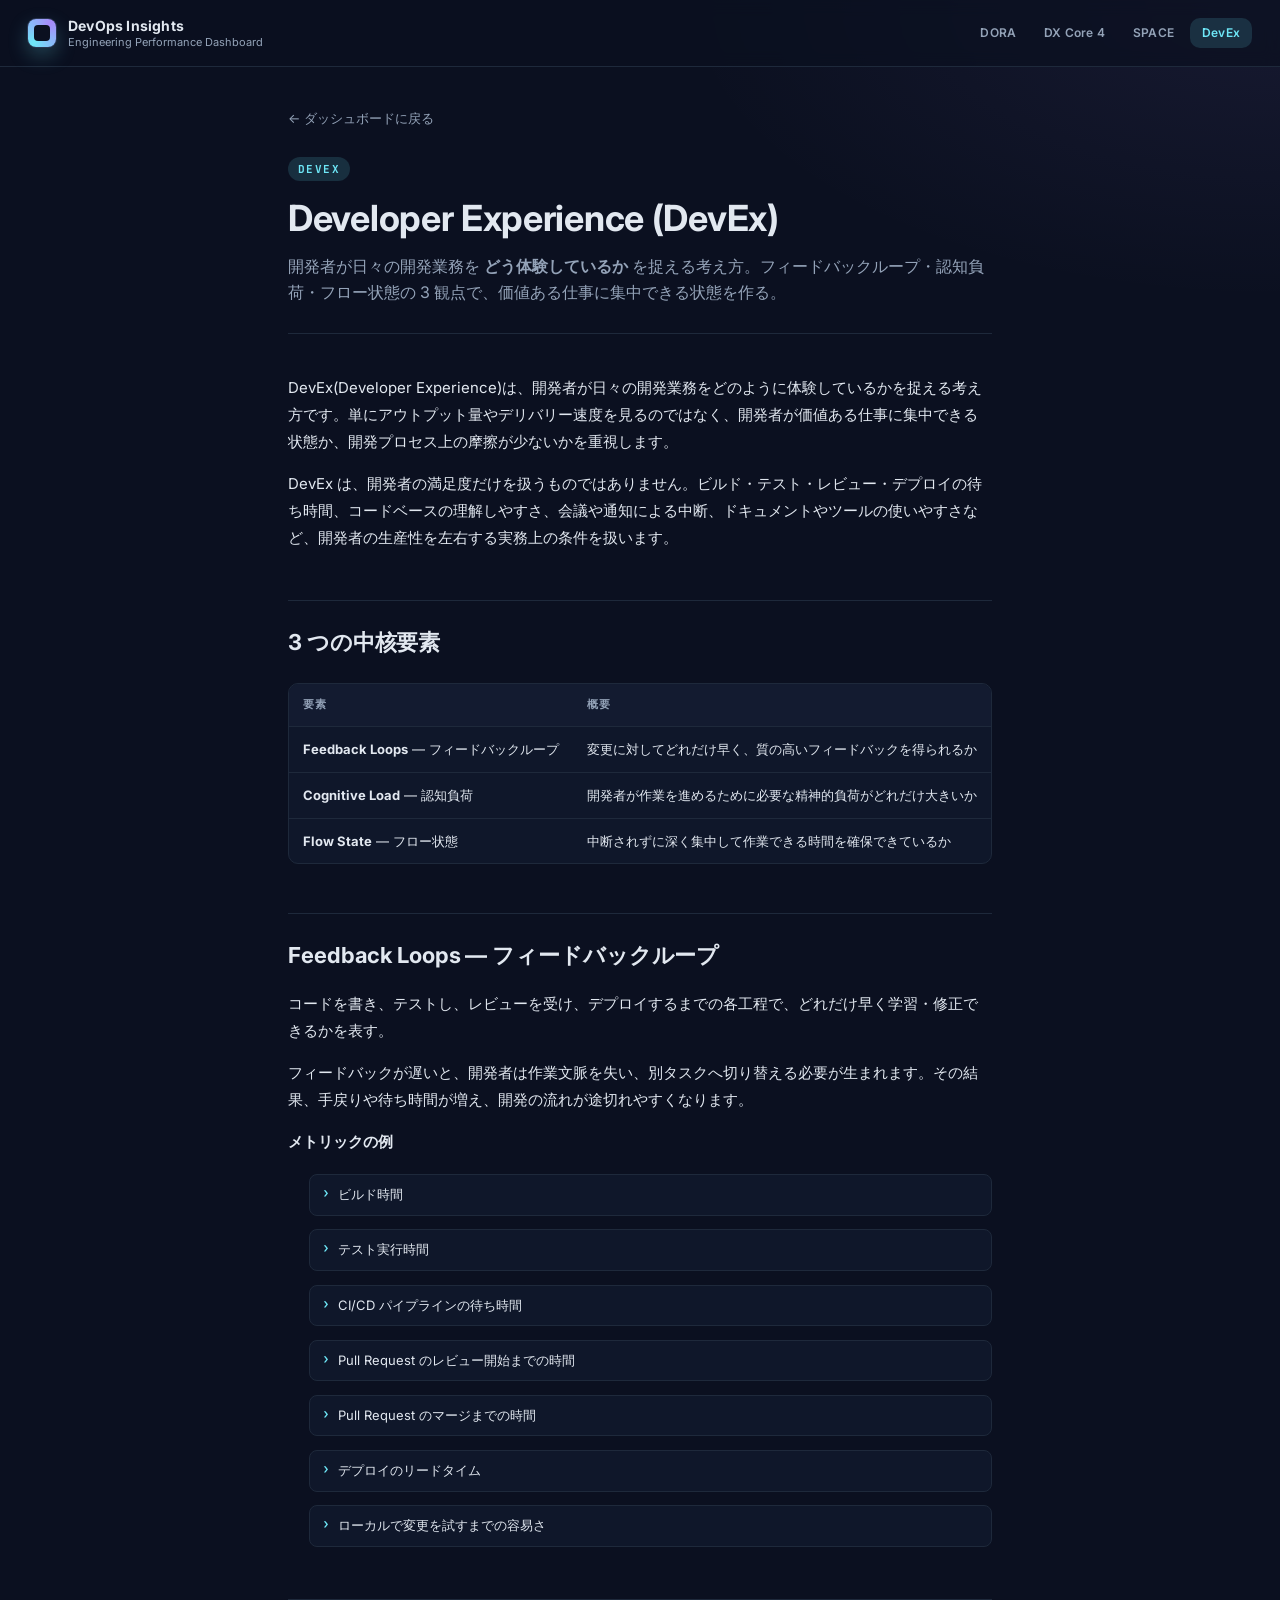
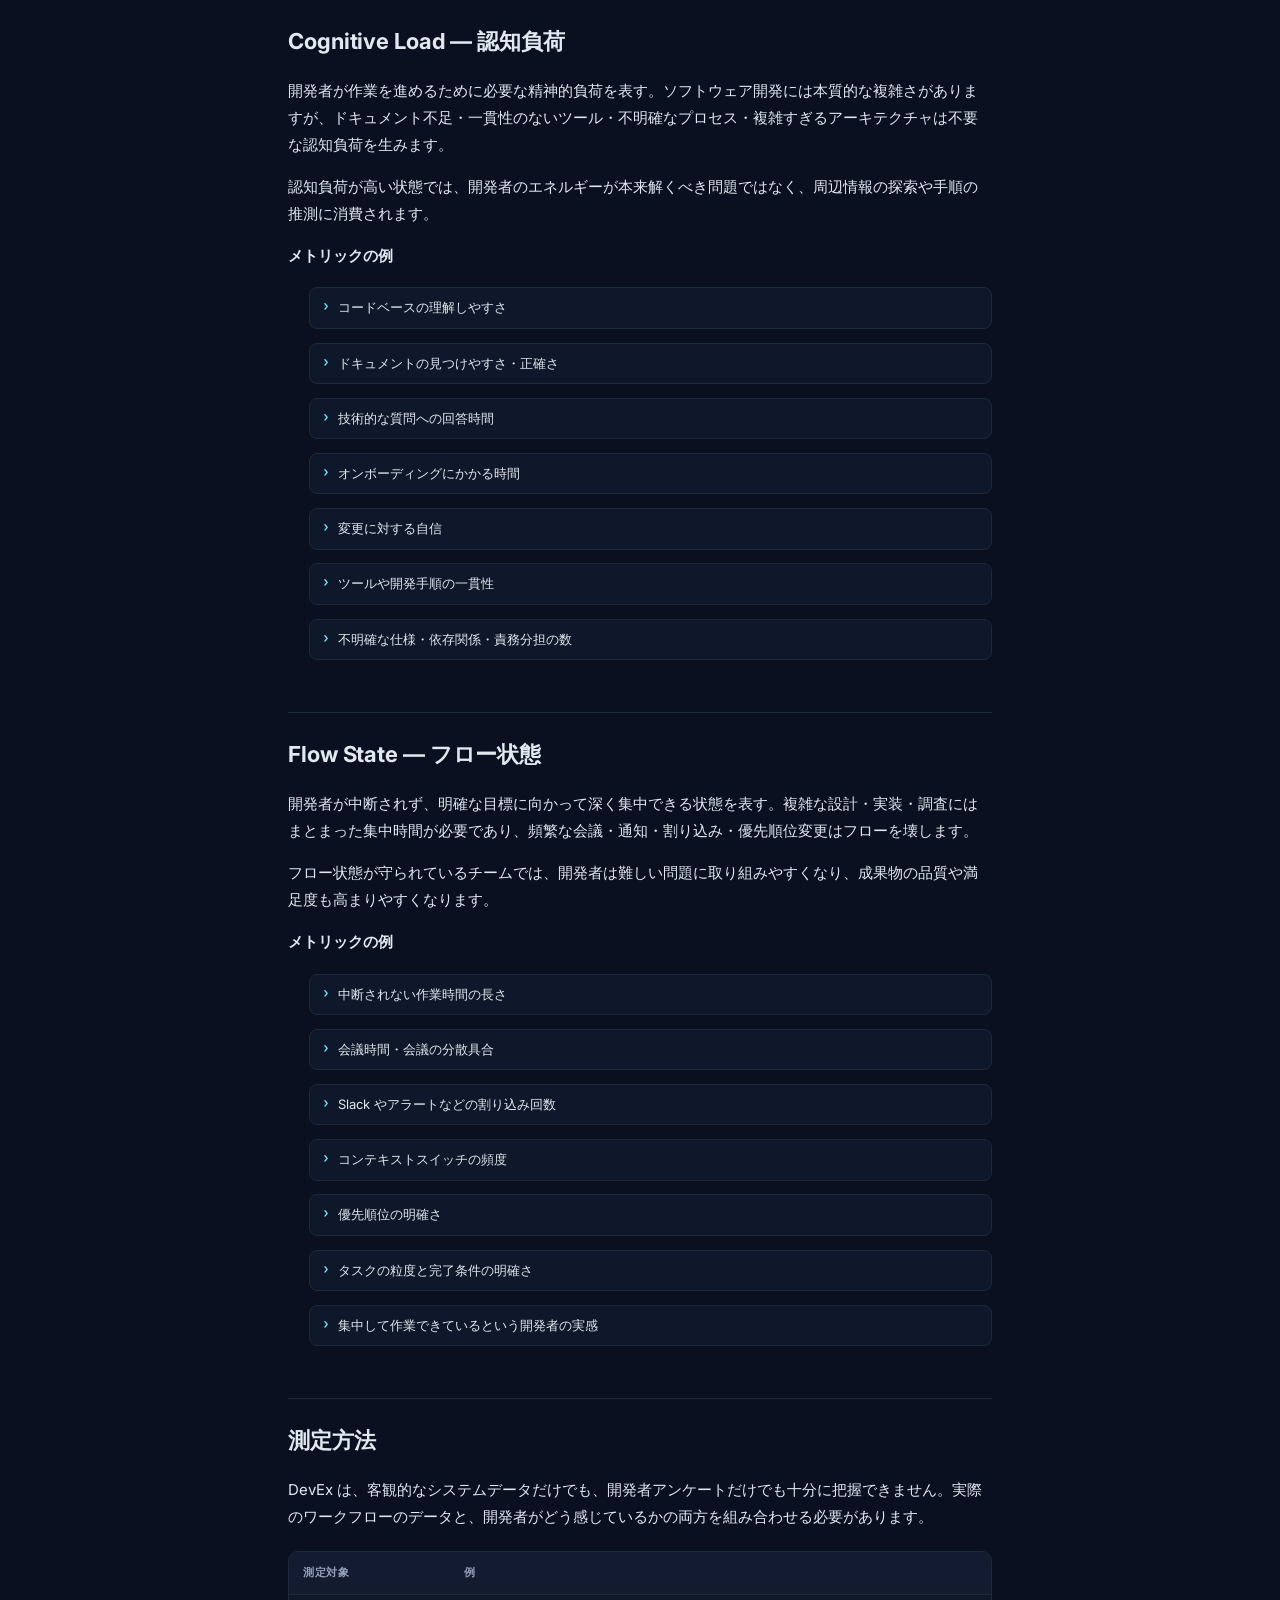
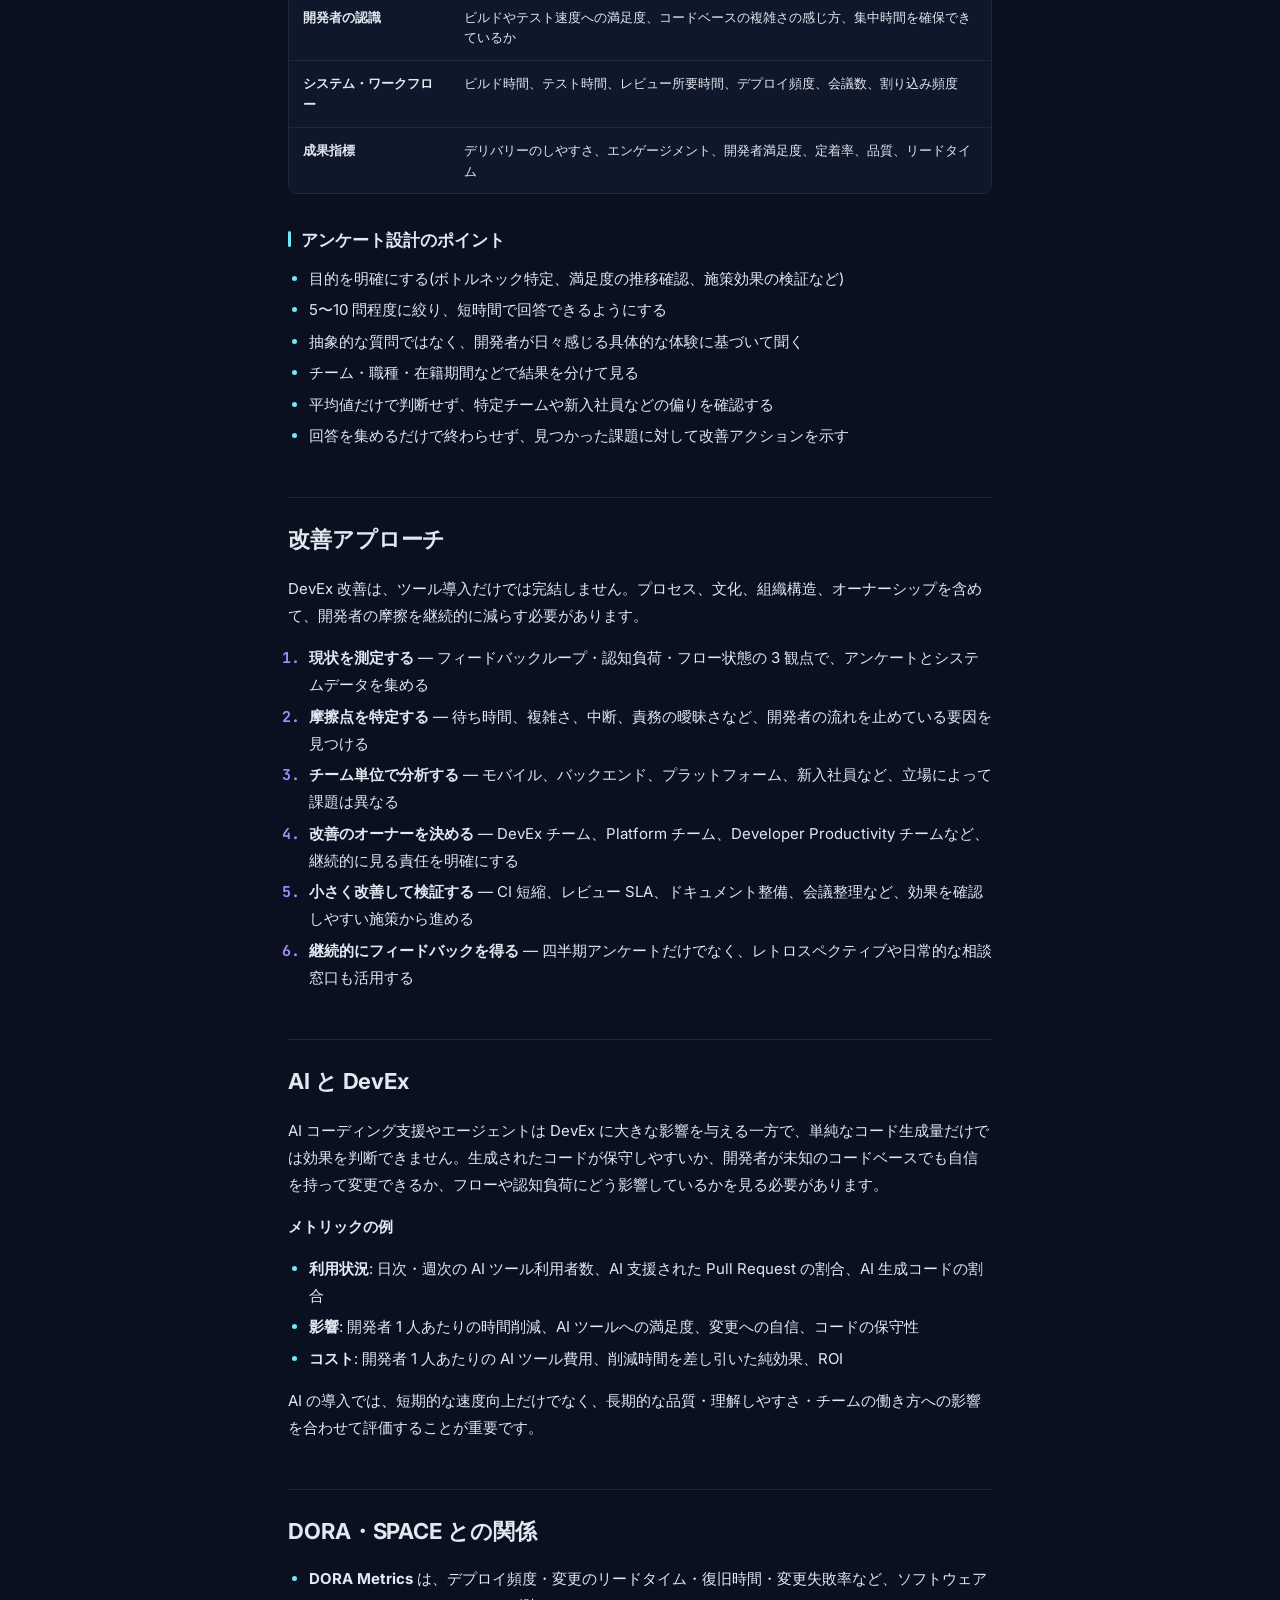
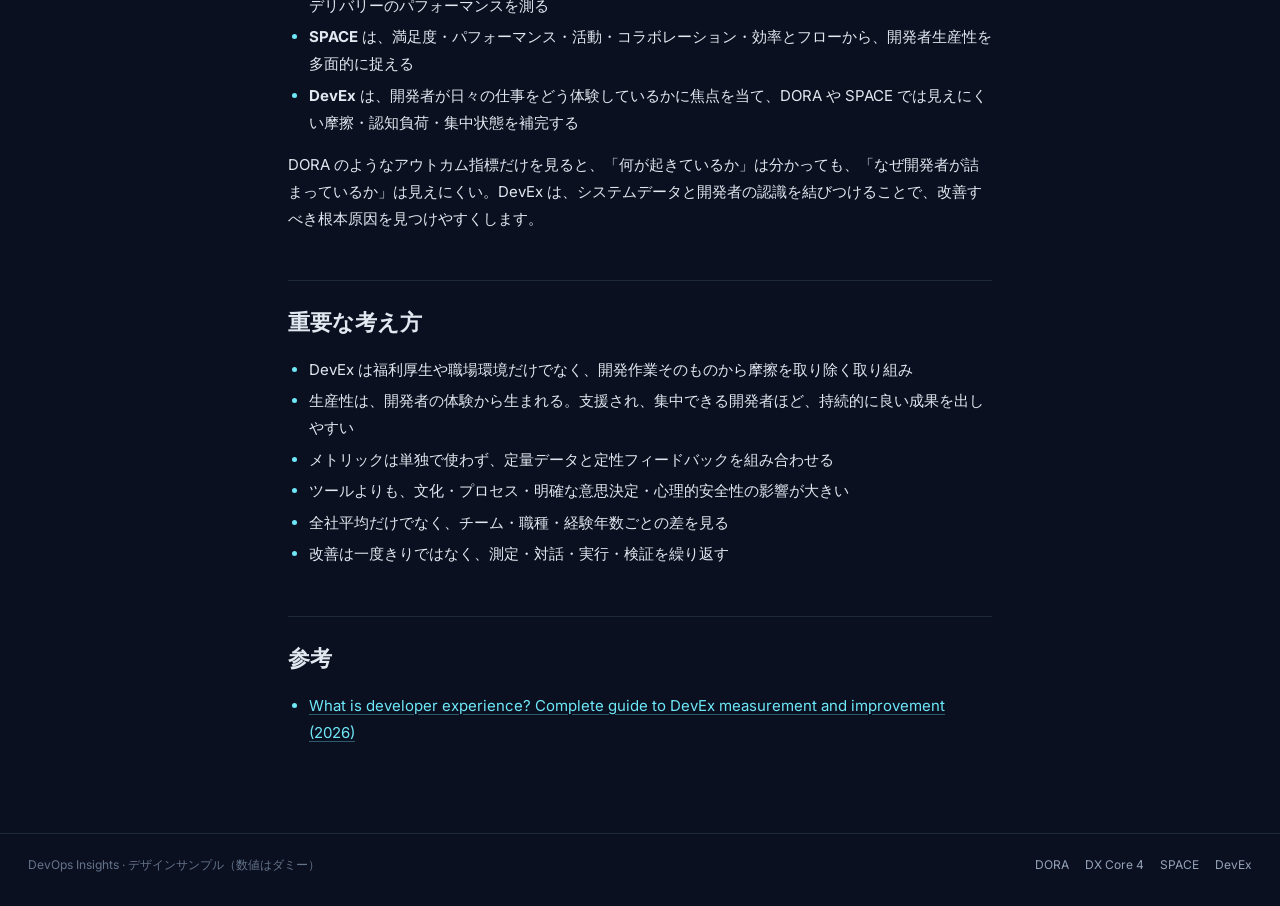
<file: docs/articles/dev-ex.html>
<!doctype html>
<html lang="ja">
  <head>
    <meta charset="utf-8" />
    <meta name="viewport" content="width=device-width, initial-scale=1" />
    <title>Developer Experience (DevEx) — DevOps Insights</title>
    <meta
      name="description"
      content="DevEx の 3 中核要素（Feedback Loops / Cognitive Load / Flow State）と測定・改善アプローチ、AI 時代の DevEx、DORA・SPACE との関係。"
    />
    <link rel="icon" type="image/svg+xml" href="../assets/favicon.svg" />
    <link rel="preconnect" href="https://fonts.googleapis.com" />
    <link rel="preconnect" href="https://fonts.gstatic.com" crossorigin />
    <link
      href="https://fonts.googleapis.com/css2?family=Inter:wght@400;500;600;700&family=JetBrains+Mono:wght@500;700&display=swap"
      rel="stylesheet"
    />
    <link rel="stylesheet" href="../assets/css/dashboard.css" />
    <link rel="stylesheet" href="../assets/css/article.css" />
  </head>
  <body>
    <header class="topbar topbar-article">
      <a class="brand" href="../index.html">
        <span class="brand-mark" aria-hidden="true"></span>
        <div class="brand-text">
          <span class="brand-name">DevOps Insights</span>
          <span class="brand-sub">Engineering Performance Dashboard</span>
        </div>
      </a>
      <nav class="article-nav" aria-label="記事">
        <a href="./dora-metrics.html">DORA</a>
        <a href="./dx-core-4.html">DX Core 4</a>
        <a href="./space.html">SPACE</a>
        <a class="active" href="./dev-ex.html">DevEx</a>
      </nav>
    </header>

    <main class="article">
      <a class="article-back" href="../index.html">← ダッシュボードに戻る</a>

      <header class="article-head">
        <span class="article-eyebrow">DevEx</span>
        <h1>Developer Experience (DevEx)</h1>
        <p class="article-lede">
          開発者が日々の開発業務を <strong>どう体験しているか</strong> を捉える考え方。フィードバックループ・認知負荷・フロー状態の 3 観点で、価値ある仕事に集中できる状態を作る。
        </p>
      </header>

      <article class="prose">
        <p>DevEx(Developer Experience)は、開発者が日々の開発業務をどのように体験しているかを捉える考え方です。単にアウトプット量やデリバリー速度を見るのではなく、開発者が価値ある仕事に集中できる状態か、開発プロセス上の摩擦が少ないかを重視します。</p>
        <p>DevEx は、開発者の満足度だけを扱うものではありません。ビルド・テスト・レビュー・デプロイの待ち時間、コードベースの理解しやすさ、会議や通知による中断、ドキュメントやツールの使いやすさなど、開発者の生産性を左右する実務上の条件を扱います。</p>

        <h2>3 つの中核要素</h2>
        <div class="table-wrap">
          <table>
            <thead><tr><th>要素</th><th>概要</th></tr></thead>
            <tbody>
              <tr><td><strong>Feedback Loops</strong> — フィードバックループ</td><td>変更に対してどれだけ早く、質の高いフィードバックを得られるか</td></tr>
              <tr><td><strong>Cognitive Load</strong> — 認知負荷</td><td>開発者が作業を進めるために必要な精神的負荷がどれだけ大きいか</td></tr>
              <tr><td><strong>Flow State</strong> — フロー状態</td><td>中断されずに深く集中して作業できる時間を確保できているか</td></tr>
            </tbody>
          </table>
        </div>

        <h2>Feedback Loops — フィードバックループ</h2>
        <p>コードを書き、テストし、レビューを受け、デプロイするまでの各工程で、どれだけ早く学習・修正できるかを表す。</p>
        <p>フィードバックが遅いと、開発者は作業文脈を失い、別タスクへ切り替える必要が生まれます。その結果、手戻りや待ち時間が増え、開発の流れが途切れやすくなります。</p>
        <p><strong>メトリックの例</strong></p>
        <ul class="metric-list">
          <li>ビルド時間</li>
          <li>テスト実行時間</li>
          <li>CI/CD パイプラインの待ち時間</li>
          <li>Pull Request のレビュー開始までの時間</li>
          <li>Pull Request のマージまでの時間</li>
          <li>デプロイのリードタイム</li>
          <li>ローカルで変更を試すまでの容易さ</li>
        </ul>

        <h2>Cognitive Load — 認知負荷</h2>
        <p>開発者が作業を進めるために必要な精神的負荷を表す。ソフトウェア開発には本質的な複雑さがありますが、ドキュメント不足・一貫性のないツール・不明確なプロセス・複雑すぎるアーキテクチャは不要な認知負荷を生みます。</p>
        <p>認知負荷が高い状態では、開発者のエネルギーが本来解くべき問題ではなく、周辺情報の探索や手順の推測に消費されます。</p>
        <p><strong>メトリックの例</strong></p>
        <ul class="metric-list">
          <li>コードベースの理解しやすさ</li>
          <li>ドキュメントの見つけやすさ・正確さ</li>
          <li>技術的な質問への回答時間</li>
          <li>オンボーディングにかかる時間</li>
          <li>変更に対する自信</li>
          <li>ツールや開発手順の一貫性</li>
          <li>不明確な仕様・依存関係・責務分担の数</li>
        </ul>

        <h2>Flow State — フロー状態</h2>
        <p>開発者が中断されず、明確な目標に向かって深く集中できる状態を表す。複雑な設計・実装・調査にはまとまった集中時間が必要であり、頻繁な会議・通知・割り込み・優先順位変更はフローを壊します。</p>
        <p>フロー状態が守られているチームでは、開発者は難しい問題に取り組みやすくなり、成果物の品質や満足度も高まりやすくなります。</p>
        <p><strong>メトリックの例</strong></p>
        <ul class="metric-list">
          <li>中断されない作業時間の長さ</li>
          <li>会議時間・会議の分散具合</li>
          <li>Slack やアラートなどの割り込み回数</li>
          <li>コンテキストスイッチの頻度</li>
          <li>優先順位の明確さ</li>
          <li>タスクの粒度と完了条件の明確さ</li>
          <li>集中して作業できているという開発者の実感</li>
        </ul>

        <h2>測定方法</h2>
        <p>DevEx は、客観的なシステムデータだけでも、開発者アンケートだけでも十分に把握できません。実際のワークフローのデータと、開発者がどう感じているかの両方を組み合わせる必要があります。</p>
        <div class="table-wrap">
          <table>
            <thead><tr><th>測定対象</th><th>例</th></tr></thead>
            <tbody>
              <tr><td><strong>開発者の認識</strong></td><td>ビルドやテスト速度への満足度、コードベースの複雑さの感じ方、集中時間を確保できているか</td></tr>
              <tr><td><strong>システム・ワークフロー</strong></td><td>ビルド時間、テスト時間、レビュー所要時間、デプロイ頻度、会議数、割り込み頻度</td></tr>
              <tr><td><strong>成果指標</strong></td><td>デリバリーのしやすさ、エンゲージメント、開発者満足度、定着率、品質、リードタイム</td></tr>
            </tbody>
          </table>
        </div>

        <h3>アンケート設計のポイント</h3>
        <ul>
          <li>目的を明確にする(ボトルネック特定、満足度の推移確認、施策効果の検証など)</li>
          <li>5〜10 問程度に絞り、短時間で回答できるようにする</li>
          <li>抽象的な質問ではなく、開発者が日々感じる具体的な体験に基づいて聞く</li>
          <li>チーム・職種・在籍期間などで結果を分けて見る</li>
          <li>平均値だけで判断せず、特定チームや新入社員などの偏りを確認する</li>
          <li>回答を集めるだけで終わらせず、見つかった課題に対して改善アクションを示す</li>
        </ul>

        <h2>改善アプローチ</h2>
        <p>DevEx 改善は、ツール導入だけでは完結しません。プロセス、文化、組織構造、オーナーシップを含めて、開発者の摩擦を継続的に減らす必要があります。</p>
        <ol>
          <li><strong>現状を測定する</strong> — フィードバックループ・認知負荷・フロー状態の 3 観点で、アンケートとシステムデータを集める</li>
          <li><strong>摩擦点を特定する</strong> — 待ち時間、複雑さ、中断、責務の曖昧さなど、開発者の流れを止めている要因を見つける</li>
          <li><strong>チーム単位で分析する</strong> — モバイル、バックエンド、プラットフォーム、新入社員など、立場によって課題は異なる</li>
          <li><strong>改善のオーナーを決める</strong> — DevEx チーム、Platform チーム、Developer Productivity チームなど、継続的に見る責任を明確にする</li>
          <li><strong>小さく改善して検証する</strong> — CI 短縮、レビュー SLA、ドキュメント整備、会議整理など、効果を確認しやすい施策から進める</li>
          <li><strong>継続的にフィードバックを得る</strong> — 四半期アンケートだけでなく、レトロスペクティブや日常的な相談窓口も活用する</li>
        </ol>

        <h2>AI と DevEx</h2>
        <p>AI コーディング支援やエージェントは DevEx に大きな影響を与える一方で、単純なコード生成量だけでは効果を判断できません。生成されたコードが保守しやすいか、開発者が未知のコードベースでも自信を持って変更できるか、フローや認知負荷にどう影響しているかを見る必要があります。</p>
        <p><strong>メトリックの例</strong></p>
        <ul>
          <li><strong>利用状況</strong>: 日次・週次の AI ツール利用者数、AI 支援された Pull Request の割合、AI 生成コードの割合</li>
          <li><strong>影響</strong>: 開発者 1 人あたりの時間削減、AI ツールへの満足度、変更への自信、コードの保守性</li>
          <li><strong>コスト</strong>: 開発者 1 人あたりの AI ツール費用、削減時間を差し引いた純効果、ROI</li>
        </ul>
        <p>AI の導入では、短期的な速度向上だけでなく、長期的な品質・理解しやすさ・チームの働き方への影響を合わせて評価することが重要です。</p>

        <h2>DORA・SPACE との関係</h2>
        <ul>
          <li><strong>DORA Metrics</strong> は、デプロイ頻度・変更のリードタイム・復旧時間・変更失敗率など、ソフトウェアデリバリーのパフォーマンスを測る</li>
          <li><strong>SPACE</strong> は、満足度・パフォーマンス・活動・コラボレーション・効率とフローから、開発者生産性を多面的に捉える</li>
          <li><strong>DevEx</strong> は、開発者が日々の仕事をどう体験しているかに焦点を当て、DORA や SPACE では見えにくい摩擦・認知負荷・集中状態を補完する</li>
        </ul>
        <p>DORA のようなアウトカム指標だけを見ると、「何が起きているか」は分かっても、「なぜ開発者が詰まっているか」は見えにくい。DevEx は、システムデータと開発者の認識を結びつけることで、改善すべき根本原因を見つけやすくします。</p>

        <h2>重要な考え方</h2>
        <ul>
          <li>DevEx は福利厚生や職場環境だけでなく、開発作業そのものから摩擦を取り除く取り組み</li>
          <li>生産性は、開発者の体験から生まれる。支援され、集中できる開発者ほど、持続的に良い成果を出しやすい</li>
          <li>メトリックは単独で使わず、定量データと定性フィードバックを組み合わせる</li>
          <li>ツールよりも、文化・プロセス・明確な意思決定・心理的安全性の影響が大きい</li>
          <li>全社平均だけでなく、チーム・職種・経験年数ごとの差を見る</li>
          <li>改善は一度きりではなく、測定・対話・実行・検証を繰り返す</li>
        </ul>

        <h2>参考</h2>
        <ul>
          <li><a href="https://getdx.com/blog/developer-experience/" target="_blank" rel="noopener">What is developer experience? Complete guide to DevEx measurement and improvement (2026)</a></li>
        </ul>
      </article>
    </main>

    <footer class="footer">
      <span>DevOps Insights · デザインサンプル（数値はダミー）</span>
      <span class="footer-links">
        <a href="./dora-metrics.html">DORA</a>
        <a href="./dx-core-4.html">DX Core 4</a>
        <a href="./space.html">SPACE</a>
        <a href="./dev-ex.html">DevEx</a>
      </span>
    </footer>
  </body>
</html>
</file>
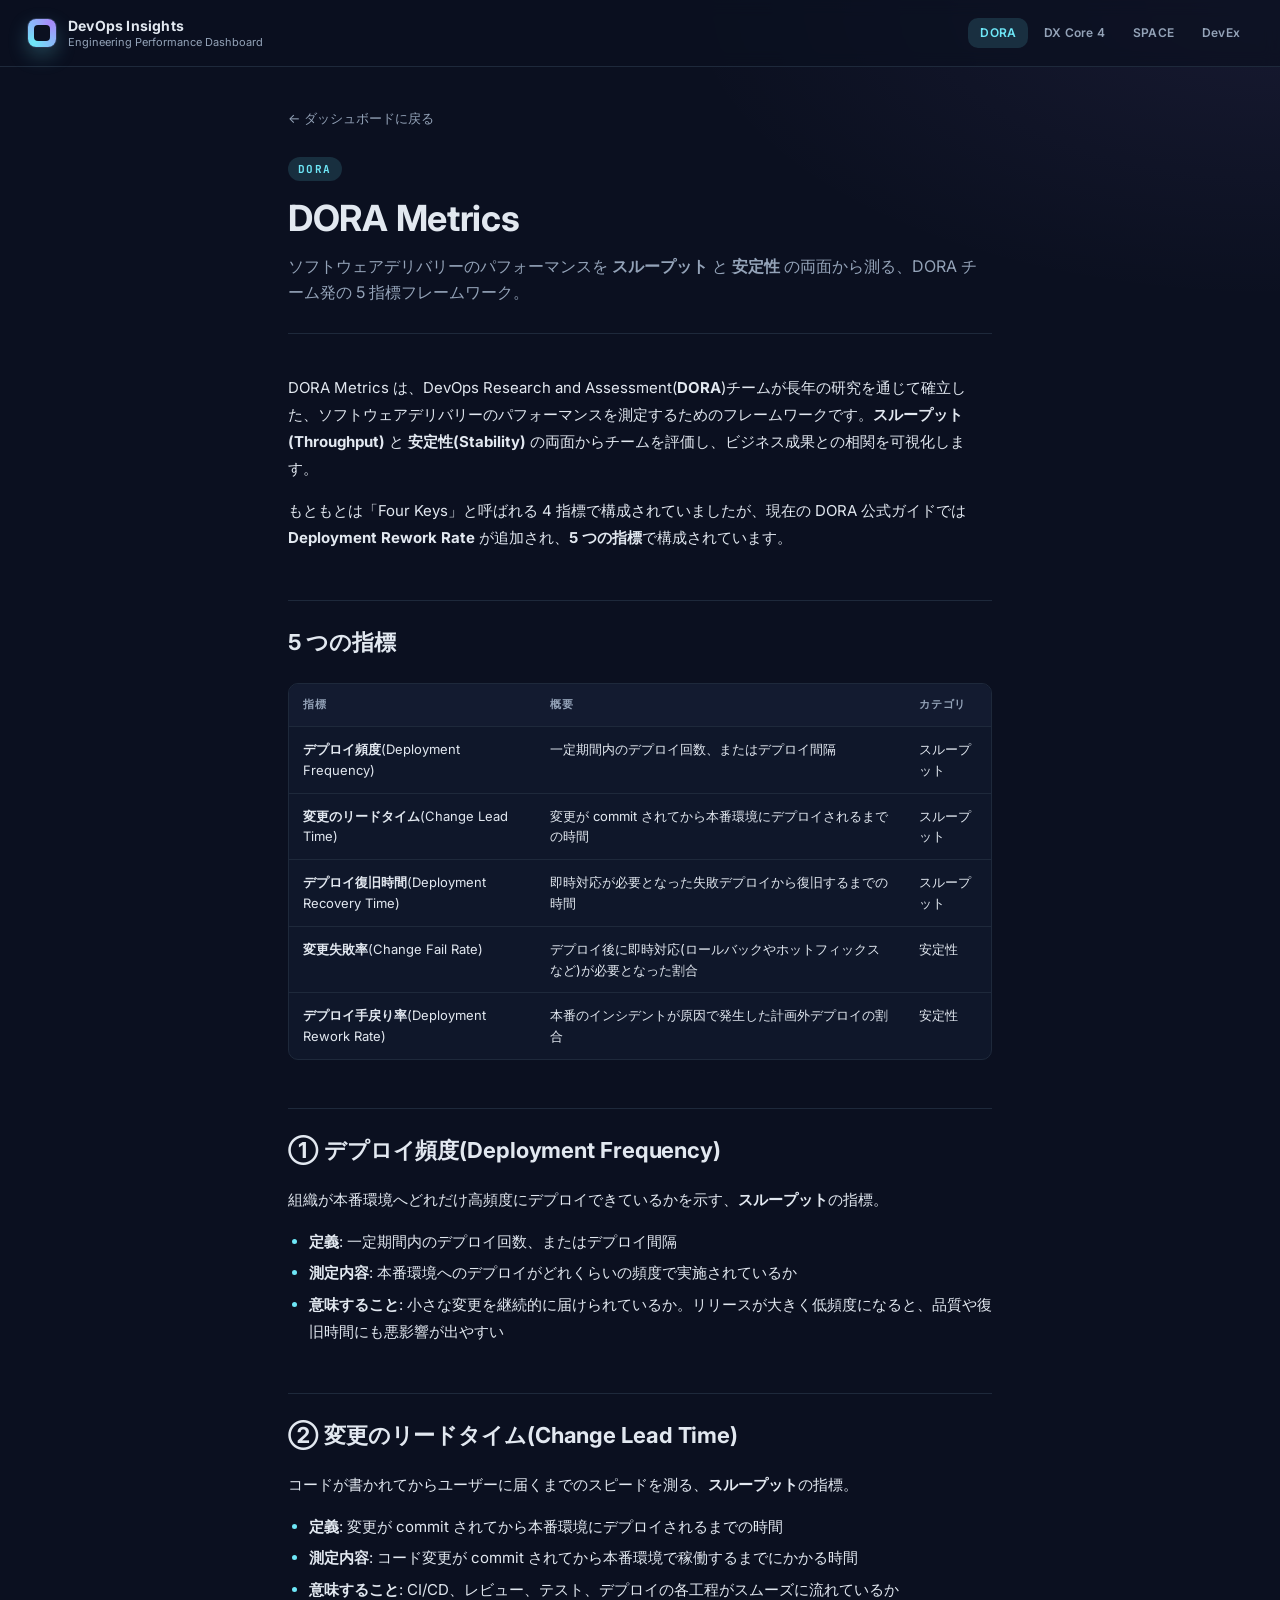
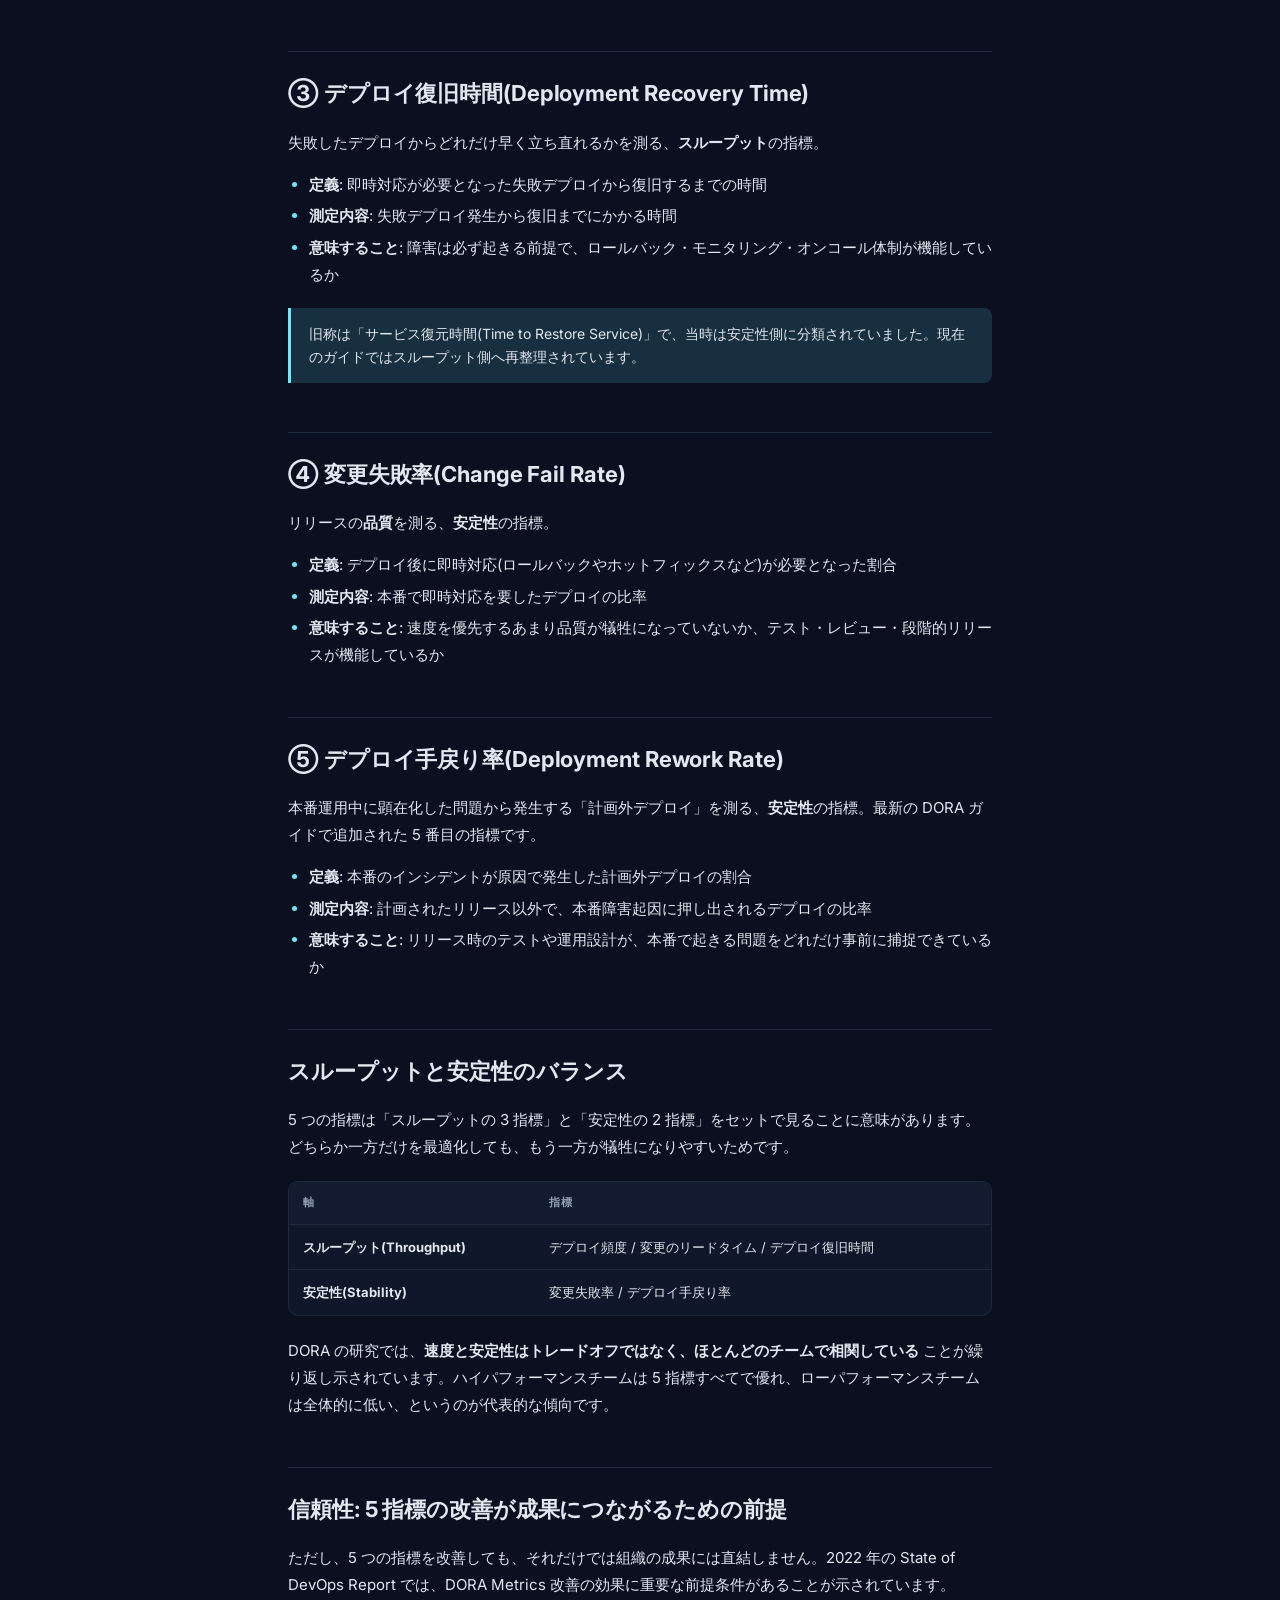
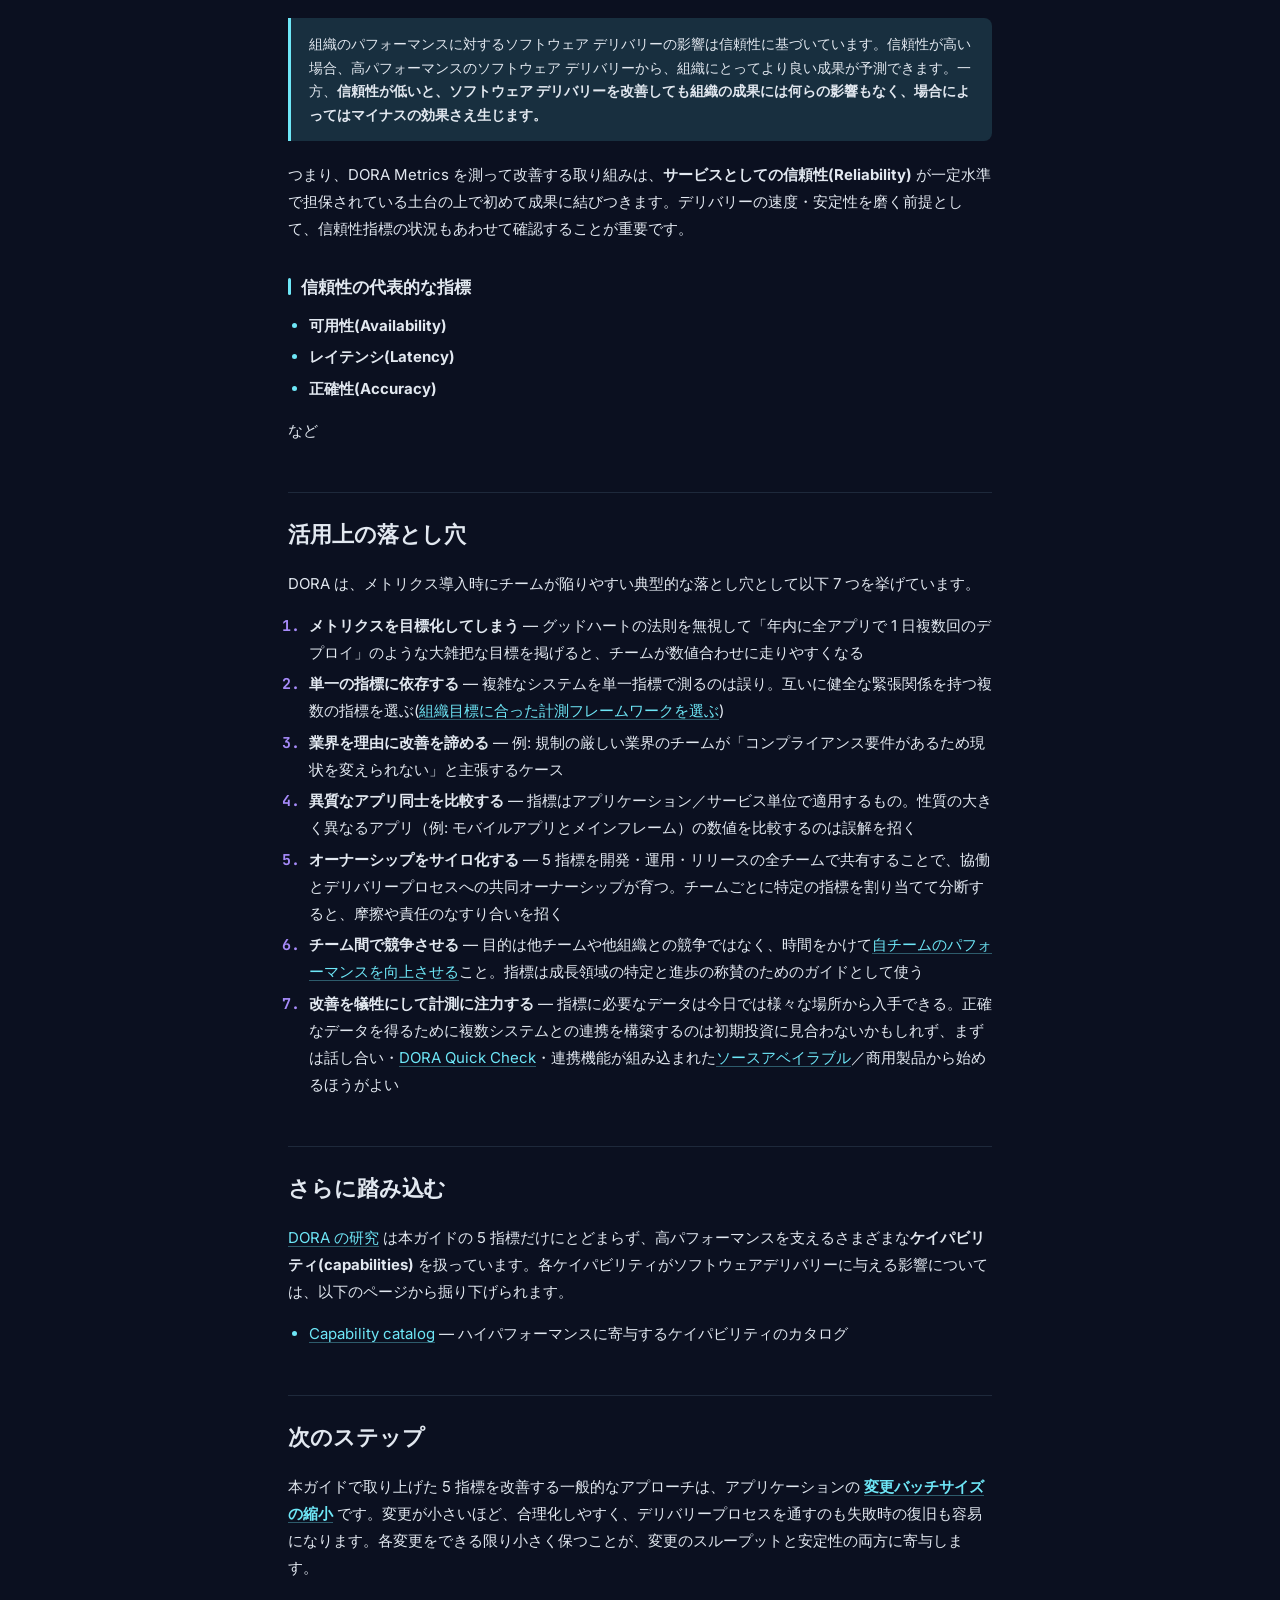
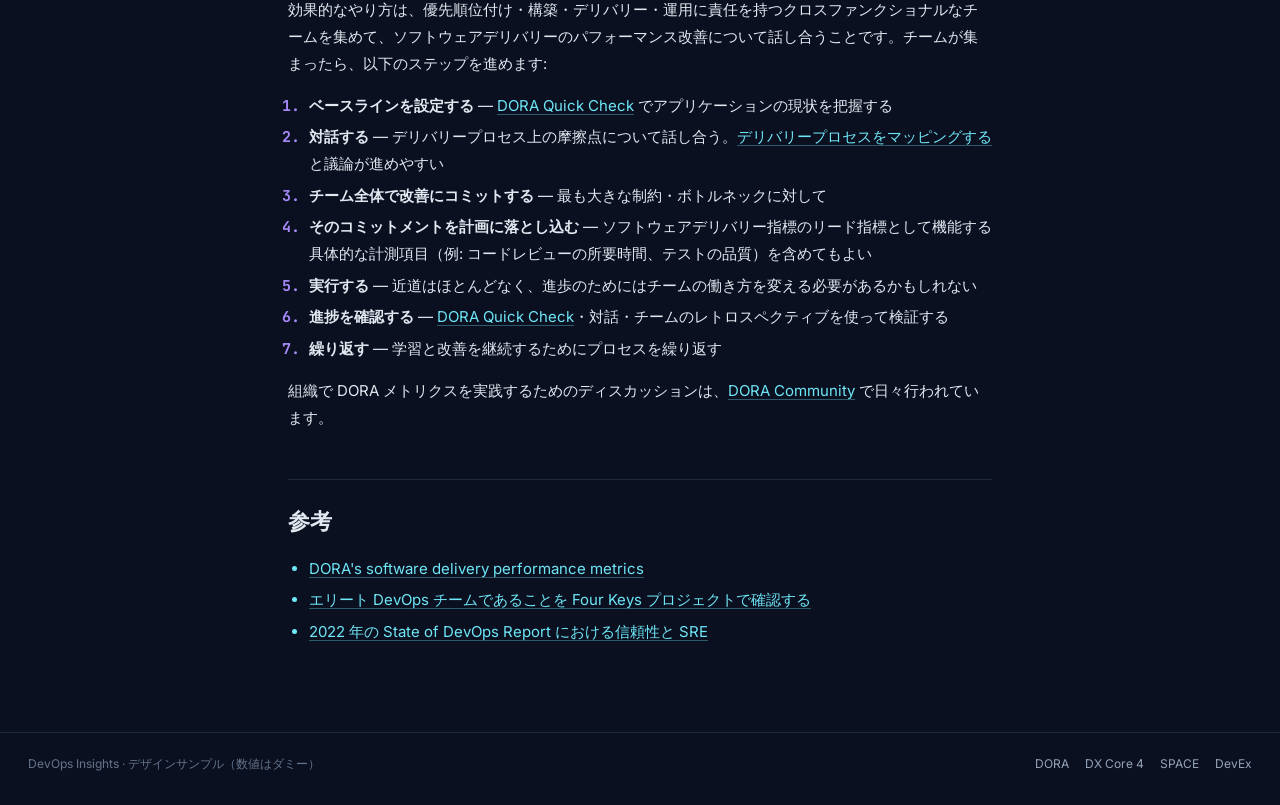
<file: docs/articles/dora-metrics.html>
<!doctype html>
<html lang="ja">
  <head>
    <meta charset="utf-8" />
    <meta name="viewport" content="width=device-width, initial-scale=1" />
    <title>DORA Metrics — DevOps Insights</title>
    <meta
      name="description"
      content="DORA Metrics の 5 指標（デプロイ頻度・変更のリードタイム・デプロイ復旧時間・変更失敗率・デプロイ手戻り率）と落とし穴・改善ステップ。"
    />
    <link rel="icon" type="image/svg+xml" href="../assets/favicon.svg" />
    <link rel="preconnect" href="https://fonts.googleapis.com" />
    <link rel="preconnect" href="https://fonts.gstatic.com" crossorigin />
    <link
      href="https://fonts.googleapis.com/css2?family=Inter:wght@400;500;600;700&family=JetBrains+Mono:wght@500;700&display=swap"
      rel="stylesheet"
    />
    <link rel="stylesheet" href="../assets/css/dashboard.css" />
    <link rel="stylesheet" href="../assets/css/article.css" />
  </head>
  <body>
    <header class="topbar topbar-article">
      <a class="brand" href="../index.html">
        <span class="brand-mark" aria-hidden="true"></span>
        <div class="brand-text">
          <span class="brand-name">DevOps Insights</span>
          <span class="brand-sub">Engineering Performance Dashboard</span>
        </div>
      </a>
      <nav class="article-nav" aria-label="記事">
        <a class="active" href="./dora-metrics.html">DORA</a>
        <a href="./dx-core-4.html">DX Core 4</a>
        <a href="./space.html">SPACE</a>
        <a href="./dev-ex.html">DevEx</a>
      </nav>
    </header>

    <main class="article">
      <a class="article-back" href="../index.html">← ダッシュボードに戻る</a>

      <header class="article-head">
        <span class="article-eyebrow">DORA</span>
        <h1>DORA Metrics</h1>
        <p class="article-lede">
          ソフトウェアデリバリーのパフォーマンスを <strong>スループット</strong> と
          <strong>安定性</strong> の両面から測る、DORA チーム発の 5 指標フレームワーク。
        </p>
      </header>

      <article class="prose">
        <p>
          DORA Metrics は、DevOps Research and Assessment(<strong>DORA</strong>)チームが長年の研究を通じて確立した、ソフトウェアデリバリーのパフォーマンスを測定するためのフレームワークです。<strong>スループット(Throughput)</strong> と <strong>安定性(Stability)</strong> の両面からチームを評価し、ビジネス成果との相関を可視化します。
        </p>
        <p>
          もともとは「Four Keys」と呼ばれる 4 指標で構成されていましたが、現在の DORA 公式ガイドでは <strong>Deployment Rework Rate</strong> が追加され、<strong>5 つの指標</strong>で構成されています。
        </p>

        <h2>5 つの指標</h2>
        <div class="table-wrap">
          <table>
            <thead>
              <tr><th>指標</th><th>概要</th><th>カテゴリ</th></tr>
            </thead>
            <tbody>
              <tr><td><strong>デプロイ頻度</strong>(Deployment Frequency)</td><td>一定期間内のデプロイ回数、またはデプロイ間隔</td><td>スループット</td></tr>
              <tr><td><strong>変更のリードタイム</strong>(Change Lead Time)</td><td>変更が commit されてから本番環境にデプロイされるまでの時間</td><td>スループット</td></tr>
              <tr><td><strong>デプロイ復旧時間</strong>(Deployment Recovery Time)</td><td>即時対応が必要となった失敗デプロイから復旧するまでの時間</td><td>スループット</td></tr>
              <tr><td><strong>変更失敗率</strong>(Change Fail Rate)</td><td>デプロイ後に即時対応(ロールバックやホットフィックスなど)が必要となった割合</td><td>安定性</td></tr>
              <tr><td><strong>デプロイ手戻り率</strong>(Deployment Rework Rate)</td><td>本番のインシデントが原因で発生した計画外デプロイの割合</td><td>安定性</td></tr>
            </tbody>
          </table>
        </div>

        <h2>① デプロイ頻度(Deployment Frequency)</h2>
        <p>組織が本番環境へどれだけ高頻度にデプロイできているかを示す、<strong>スループット</strong>の指標。</p>
        <ul>
          <li><strong>定義</strong>: 一定期間内のデプロイ回数、またはデプロイ間隔</li>
          <li><strong>測定内容</strong>: 本番環境へのデプロイがどれくらいの頻度で実施されているか</li>
          <li><strong>意味すること</strong>: 小さな変更を継続的に届けられているか。リリースが大きく低頻度になると、品質や復旧時間にも悪影響が出やすい</li>
        </ul>

        <h2>② 変更のリードタイム(Change Lead Time)</h2>
        <p>コードが書かれてからユーザーに届くまでのスピードを測る、<strong>スループット</strong>の指標。</p>
        <ul>
          <li><strong>定義</strong>: 変更が commit されてから本番環境にデプロイされるまでの時間</li>
          <li><strong>測定内容</strong>: コード変更が commit されてから本番環境で稼働するまでにかかる時間</li>
          <li><strong>意味すること</strong>: CI/CD、レビュー、テスト、デプロイの各工程がスムーズに流れているか</li>
        </ul>

        <h2>③ デプロイ復旧時間(Deployment Recovery Time)</h2>
        <p>失敗したデプロイからどれだけ早く立ち直れるかを測る、<strong>スループット</strong>の指標。</p>
        <ul>
          <li><strong>定義</strong>: 即時対応が必要となった失敗デプロイから復旧するまでの時間</li>
          <li><strong>測定内容</strong>: 失敗デプロイ発生から復旧までにかかる時間</li>
          <li><strong>意味すること</strong>: 障害は必ず起きる前提で、ロールバック・モニタリング・オンコール体制が機能しているか</li>
        </ul>
        <blockquote>
          旧称は「サービス復元時間(Time to Restore Service)」で、当時は安定性側に分類されていました。現在のガイドではスループット側へ再整理されています。
        </blockquote>

        <h2>④ 変更失敗率(Change Fail Rate)</h2>
        <p>リリースの<strong>品質</strong>を測る、<strong>安定性</strong>の指標。</p>
        <ul>
          <li><strong>定義</strong>: デプロイ後に即時対応(ロールバックやホットフィックスなど)が必要となった割合</li>
          <li><strong>測定内容</strong>: 本番で即時対応を要したデプロイの比率</li>
          <li><strong>意味すること</strong>: 速度を優先するあまり品質が犠牲になっていないか、テスト・レビュー・段階的リリースが機能しているか</li>
        </ul>

        <h2>⑤ デプロイ手戻り率(Deployment Rework Rate)</h2>
        <p>本番運用中に顕在化した問題から発生する「計画外デプロイ」を測る、<strong>安定性</strong>の指標。最新の DORA ガイドで追加された 5 番目の指標です。</p>
        <ul>
          <li><strong>定義</strong>: 本番のインシデントが原因で発生した計画外デプロイの割合</li>
          <li><strong>測定内容</strong>: 計画されたリリース以外で、本番障害起因に押し出されるデプロイの比率</li>
          <li><strong>意味すること</strong>: リリース時のテストや運用設計が、本番で起きる問題をどれだけ事前に捕捉できているか</li>
        </ul>

        <h2>スループットと安定性のバランス</h2>
        <p>5 つの指標は「スループットの 3 指標」と「安定性の 2 指標」をセットで見ることに意味があります。どちらか一方だけを最適化しても、もう一方が犠牲になりやすいためです。</p>
        <div class="table-wrap">
          <table>
            <thead><tr><th>軸</th><th>指標</th></tr></thead>
            <tbody>
              <tr><td><strong>スループット(Throughput)</strong></td><td>デプロイ頻度 / 変更のリードタイム / デプロイ復旧時間</td></tr>
              <tr><td><strong>安定性(Stability)</strong></td><td>変更失敗率 / デプロイ手戻り率</td></tr>
            </tbody>
          </table>
        </div>
        <p>DORA の研究では、<strong>速度と安定性はトレードオフではなく、ほとんどのチームで相関している</strong> ことが繰り返し示されています。ハイパフォーマンスチームは 5 指標すべてで優れ、ローパフォーマンスチームは全体的に低い、というのが代表的な傾向です。</p>

        <h2>信頼性: 5 指標の改善が成果につながるための前提</h2>
        <p>ただし、5 つの指標を改善しても、それだけでは組織の成果には直結しません。2022 年の State of DevOps Report では、DORA Metrics 改善の効果に重要な前提条件があることが示されています。</p>
        <blockquote>
          組織のパフォーマンスに対するソフトウェア デリバリーの影響は信頼性に基づいています。信頼性が高い場合、高パフォーマンスのソフトウェア デリバリーから、組織にとってより良い成果が予測できます。一方、<strong>信頼性が低いと、ソフトウェア デリバリーを改善しても組織の成果には何らの影響もなく、場合によってはマイナスの効果さえ生じます。</strong>
        </blockquote>
        <p>つまり、DORA Metrics を測って改善する取り組みは、<strong>サービスとしての信頼性(Reliability)</strong> が一定水準で担保されている土台の上で初めて成果に結びつきます。デリバリーの速度・安定性を磨く前提として、信頼性指標の状況もあわせて確認することが重要です。</p>

        <h3>信頼性の代表的な指標</h3>
        <ul>
          <li><strong>可用性(Availability)</strong></li>
          <li><strong>レイテンシ(Latency)</strong></li>
          <li><strong>正確性(Accuracy)</strong></li>
        </ul>
        <p>など</p>

        <h2>活用上の落とし穴</h2>
        <p>DORA は、メトリクス導入時にチームが陥りやすい典型的な落とし穴として以下 7 つを挙げています。</p>
        <ol>
          <li><strong>メトリクスを目標化してしまう</strong> — グッドハートの法則を無視して「年内に全アプリで 1 日複数回のデプロイ」のような大雑把な目標を掲げると、チームが数値合わせに走りやすくなる</li>
          <li><strong>単一の指標に依存する</strong> — 複雑なシステムを単一指標で測るのは誤り。互いに健全な緊張関係を持つ複数の指標を選ぶ(<a href="https://dora.dev/insights/measurement-frameworks/" target="_blank" rel="noopener">組織目標に合った計測フレームワークを選ぶ</a>)</li>
          <li><strong>業界を理由に改善を諦める</strong> — 例: 規制の厳しい業界のチームが「コンプライアンス要件があるため現状を変えられない」と主張するケース</li>
          <li><strong>異質なアプリ同士を比較する</strong> — 指標はアプリケーション／サービス単位で適用するもの。性質の大きく異なるアプリ（例: モバイルアプリとメインフレーム）の数値を比較するのは誤解を招く</li>
          <li><strong>オーナーシップをサイロ化する</strong> — 5 指標を開発・運用・リリースの全チームで共有することで、協働とデリバリープロセスへの共同オーナーシップが育つ。チームごとに特定の指標を割り当てて分断すると、摩擦や責任のなすり合いを招く</li>
          <li><strong>チーム間で競争させる</strong> — 目的は他チームや他組織との競争ではなく、時間をかけて<a href="https://dora.dev/guides/how-to-empower-software-delivery-teams/" target="_blank" rel="noopener">自チームのパフォーマンスを向上させる</a>こと。指標は成長領域の特定と進歩の称賛のためのガイドとして使う</li>
          <li><strong>改善を犠牲にして計測に注力する</strong> — 指標に必要なデータは今日では様々な場所から入手できる。正確なデータを得るために複数システムとの連携を構築するのは初期投資に見合わないかもしれず、まずは話し合い・<a href="https://dora.dev/quickcheck" target="_blank" rel="noopener">DORA Quick Check</a>・連携機能が組み込まれた<a href="https://dora.dev/resources/#source-available-tools" target="_blank" rel="noopener">ソースアベイラブル</a>／商用製品から始めるほうがよい</li>
        </ol>

        <h2>さらに踏み込む</h2>
        <p><a href="https://dora.dev/research" target="_blank" rel="noopener">DORA の研究</a> は本ガイドの 5 指標だけにとどまらず、高パフォーマンスを支えるさまざまな<strong>ケイパビリティ(capabilities)</strong> を扱っています。各ケイパビリティがソフトウェアデリバリーに与える影響については、以下のページから掘り下げられます。</p>
        <ul>
          <li><a href="https://dora.dev/capabilities/" target="_blank" rel="noopener">Capability catalog</a> — ハイパフォーマンスに寄与するケイパビリティのカタログ</li>
        </ul>

        <h2>次のステップ</h2>
        <p>本ガイドで取り上げた 5 指標を改善する一般的なアプローチは、アプリケーションの <strong><a href="https://dora.dev/capabilities/working-in-small-batches/" target="_blank" rel="noopener">変更バッチサイズの縮小</a></strong> です。変更が小さいほど、合理化しやすく、デリバリープロセスを通すのも失敗時の復旧も容易になります。各変更をできる限り小さく保つことが、変更のスループットと安定性の両方に寄与します。</p>
        <p>効果的なやり方は、優先順位付け・構築・デリバリー・運用に責任を持つクロスファンクショナルなチームを集めて、ソフトウェアデリバリーのパフォーマンス改善について話し合うことです。チームが集まったら、以下のステップを進めます:</p>
        <ol>
          <li><strong>ベースラインを設定する</strong> — <a href="https://dora.dev/quickcheck" target="_blank" rel="noopener">DORA Quick Check</a> でアプリケーションの現状を把握する</li>
          <li><strong>対話する</strong> — デリバリープロセス上の摩擦点について話し合う。<a href="https://dora.dev/guides/value-stream-management/" target="_blank" rel="noopener">デリバリープロセスをマッピングする</a>と議論が進めやすい</li>
          <li><strong>チーム全体で改善にコミットする</strong> — 最も大きな制約・ボトルネックに対して</li>
          <li><strong>そのコミットメントを計画に落とし込む</strong> — ソフトウェアデリバリー指標のリード指標として機能する具体的な計測項目（例: コードレビューの所要時間、テストの品質）を含めてもよい</li>
          <li><strong>実行する</strong> — 近道はほとんどなく、進歩のためにはチームの働き方を変える必要があるかもしれない</li>
          <li><strong>進捗を確認する</strong> — <a href="https://dora.dev/quickcheck" target="_blank" rel="noopener">DORA Quick Check</a>・対話・チームのレトロスペクティブを使って検証する</li>
          <li><strong>繰り返す</strong> — 学習と改善を継続するためにプロセスを繰り返す</li>
        </ol>
        <p>組織で DORA メトリクスを実践するためのディスカッションは、<a href="https://dora.community" target="_blank" rel="noopener">DORA Community</a> で日々行われています。</p>

        <h2>参考</h2>
        <ul>
          <li><a href="https://dora.dev/guides/dora-metrics/" target="_blank" rel="noopener">DORA's software delivery performance metrics</a></li>
          <li><a href="https://cloud.google.com/blog/ja/products/gcp/using-the-four-keys-to-measure-your-devops-performance" target="_blank" rel="noopener">エリート DevOps チームであることを Four Keys プロジェクトで確認する</a></li>
          <li><a href="https://cloud.google.com/blog/ja/products/devops-sre/sre-in-the-2022-state-of-devops-report" target="_blank" rel="noopener">2022 年の State of DevOps Report における信頼性と SRE</a></li>
        </ul>
      </article>
    </main>

    <footer class="footer">
      <span>DevOps Insights · デザインサンプル（数値はダミー）</span>
      <span class="footer-links">
        <a href="./dora-metrics.html">DORA</a>
        <a href="./dx-core-4.html">DX Core 4</a>
        <a href="./space.html">SPACE</a>
        <a href="./dev-ex.html">DevEx</a>
      </span>
    </footer>
  </body>
</html>
</file>
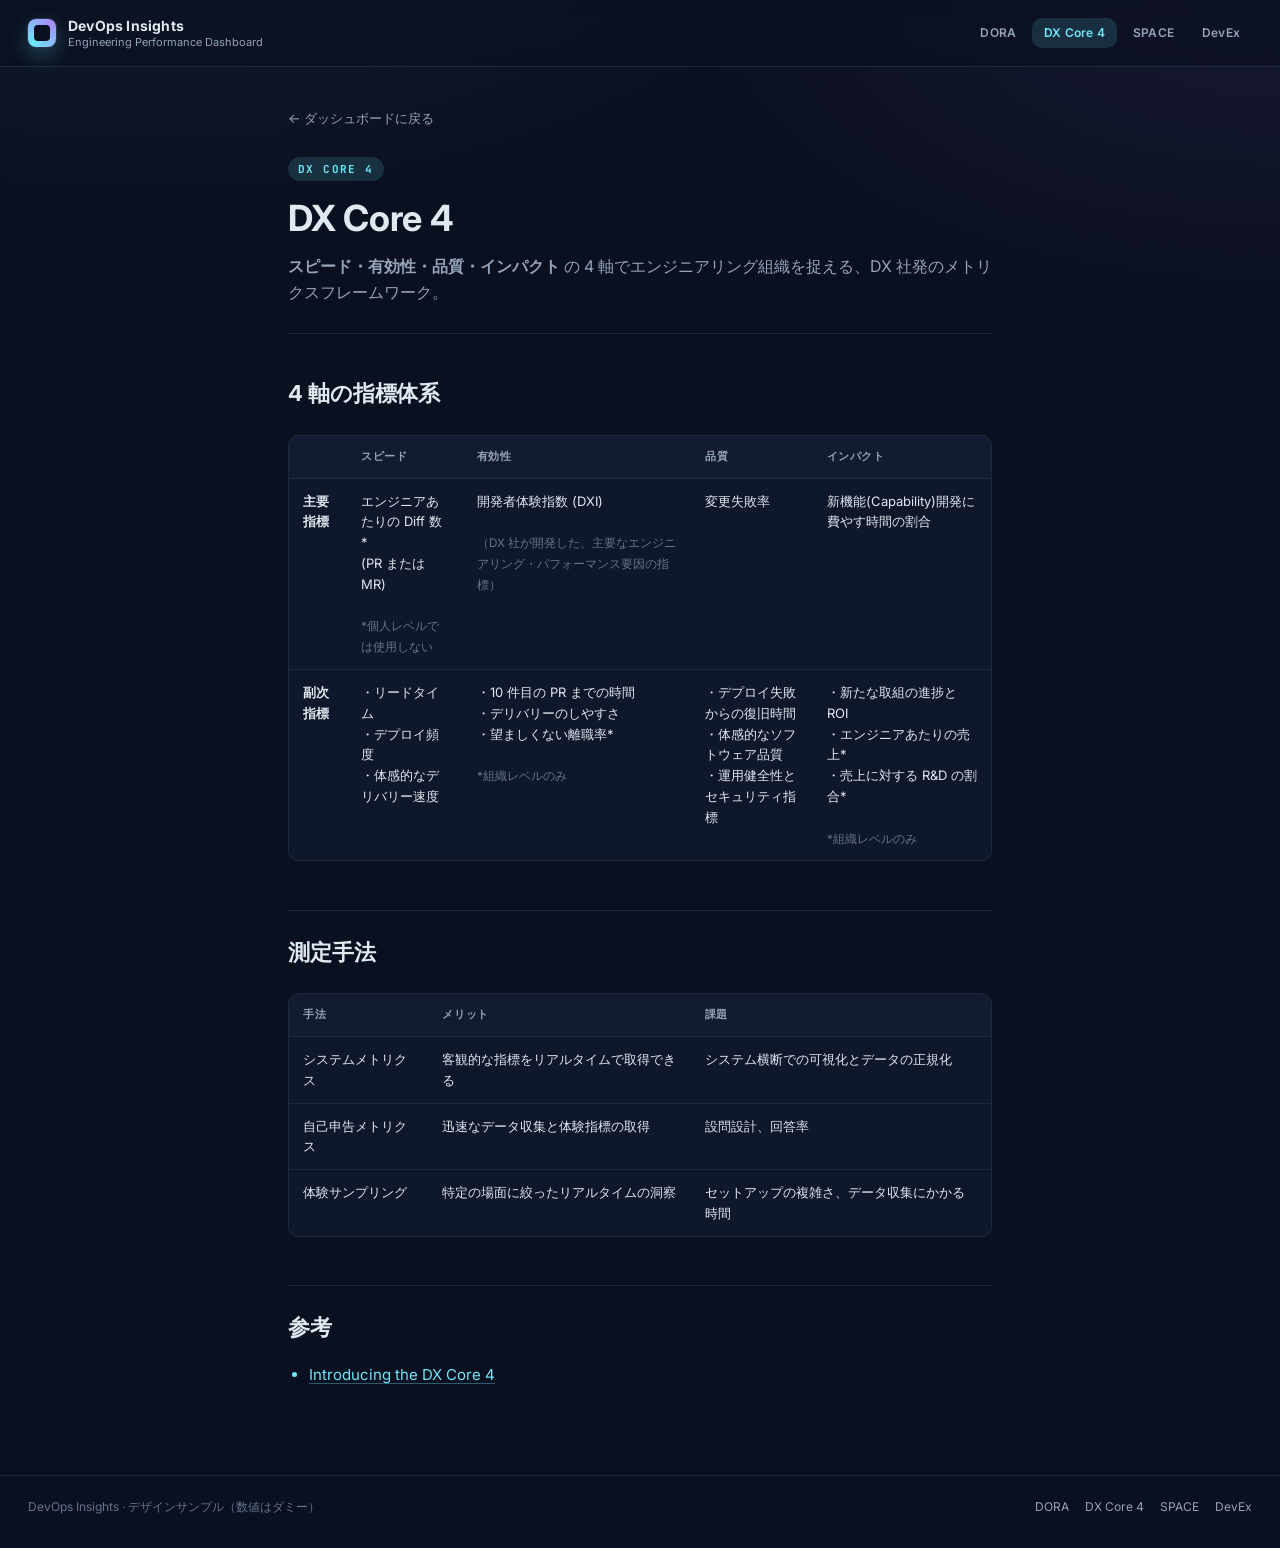
<file: docs/articles/dx-core-4.html>
<!doctype html>
<html lang="ja">
  <head>
    <meta charset="utf-8" />
    <meta name="viewport" content="width=device-width, initial-scale=1" />
    <title>DX Core 4 — DevOps Insights</title>
    <meta
      name="description"
      content="DX 社が提唱する DX Core 4。スピード・有効性・品質・インパクトの 4 軸でエンジニアリング組織を測る指標と測定手法。"
    />
    <link rel="icon" type="image/svg+xml" href="../assets/favicon.svg" />
    <link rel="preconnect" href="https://fonts.googleapis.com" />
    <link rel="preconnect" href="https://fonts.gstatic.com" crossorigin />
    <link
      href="https://fonts.googleapis.com/css2?family=Inter:wght@400;500;600;700&family=JetBrains+Mono:wght@500;700&display=swap"
      rel="stylesheet"
    />
    <link rel="stylesheet" href="../assets/css/dashboard.css" />
    <link rel="stylesheet" href="../assets/css/article.css" />
  </head>
  <body>
    <header class="topbar topbar-article">
      <a class="brand" href="../index.html">
        <span class="brand-mark" aria-hidden="true"></span>
        <div class="brand-text">
          <span class="brand-name">DevOps Insights</span>
          <span class="brand-sub">Engineering Performance Dashboard</span>
        </div>
      </a>
      <nav class="article-nav" aria-label="記事">
        <a href="./dora-metrics.html">DORA</a>
        <a class="active" href="./dx-core-4.html">DX Core 4</a>
        <a href="./space.html">SPACE</a>
        <a href="./dev-ex.html">DevEx</a>
      </nav>
    </header>

    <main class="article">
      <a class="article-back" href="../index.html">← ダッシュボードに戻る</a>

      <header class="article-head">
        <span class="article-eyebrow">DX Core 4</span>
        <h1>DX Core 4</h1>
        <p class="article-lede">
          <strong>スピード・有効性・品質・インパクト</strong> の 4 軸でエンジニアリング組織を捉える、DX 社発のメトリクスフレームワーク。
        </p>
      </header>

      <article class="prose">
        <h2>4 軸の指標体系</h2>
        <div class="table-wrap">
          <table>
            <thead>
              <tr>
                <th></th>
                <th>スピード</th>
                <th>有効性</th>
                <th>品質</th>
                <th>インパクト</th>
              </tr>
            </thead>
            <tbody>
              <tr>
                <td><strong>主要指標</strong></td>
                <td>エンジニアあたりの Diff 数*<br>(PR または MR)<br><br><em>*個人レベルでは使用しない</em></td>
                <td>開発者体験指数 (DXI)<br><br><em>（DX 社が開発した、主要なエンジニアリング・パフォーマンス要因の指標）</em></td>
                <td>変更失敗率</td>
                <td>新機能(Capability)開発に費やす時間の割合</td>
              </tr>
              <tr>
                <td><strong>副次指標</strong></td>
                <td>・リードタイム<br>・デプロイ頻度<br>・体感的なデリバリー速度</td>
                <td>・10 件目の PR までの時間<br>・デリバリーのしやすさ<br>・望ましくない離職率*<br><br><em>*組織レベルのみ</em></td>
                <td>・デプロイ失敗からの復旧時間<br>・体感的なソフトウェア品質<br>・運用健全性とセキュリティ指標</td>
                <td>・新たな取組の進捗と ROI<br>・エンジニアあたりの売上*<br>・売上に対する R&amp;D の割合*<br><br><em>*組織レベルのみ</em></td>
              </tr>
            </tbody>
          </table>
        </div>

        <h2>測定手法</h2>
        <div class="table-wrap">
          <table>
            <thead>
              <tr><th>手法</th><th>メリット</th><th>課題</th></tr>
            </thead>
            <tbody>
              <tr><td>システムメトリクス</td><td>客観的な指標をリアルタイムで取得できる</td><td>システム横断での可視化とデータの正規化</td></tr>
              <tr><td>自己申告メトリクス</td><td>迅速なデータ収集と体験指標の取得</td><td>設問設計、回答率</td></tr>
              <tr><td>体験サンプリング</td><td>特定の場面に絞ったリアルタイムの洞察</td><td>セットアップの複雑さ、データ収集にかかる時間</td></tr>
            </tbody>
          </table>
        </div>

        <h2>参考</h2>
        <ul>
          <li><a href="https://getdx.com/news/introducing-the-dx-core-4/" target="_blank" rel="noopener">Introducing the DX Core 4</a></li>
        </ul>
      </article>
    </main>

    <footer class="footer">
      <span>DevOps Insights · デザインサンプル（数値はダミー）</span>
      <span class="footer-links">
        <a href="./dora-metrics.html">DORA</a>
        <a href="./dx-core-4.html">DX Core 4</a>
        <a href="./space.html">SPACE</a>
        <a href="./dev-ex.html">DevEx</a>
      </span>
    </footer>
  </body>
</html>
</file>
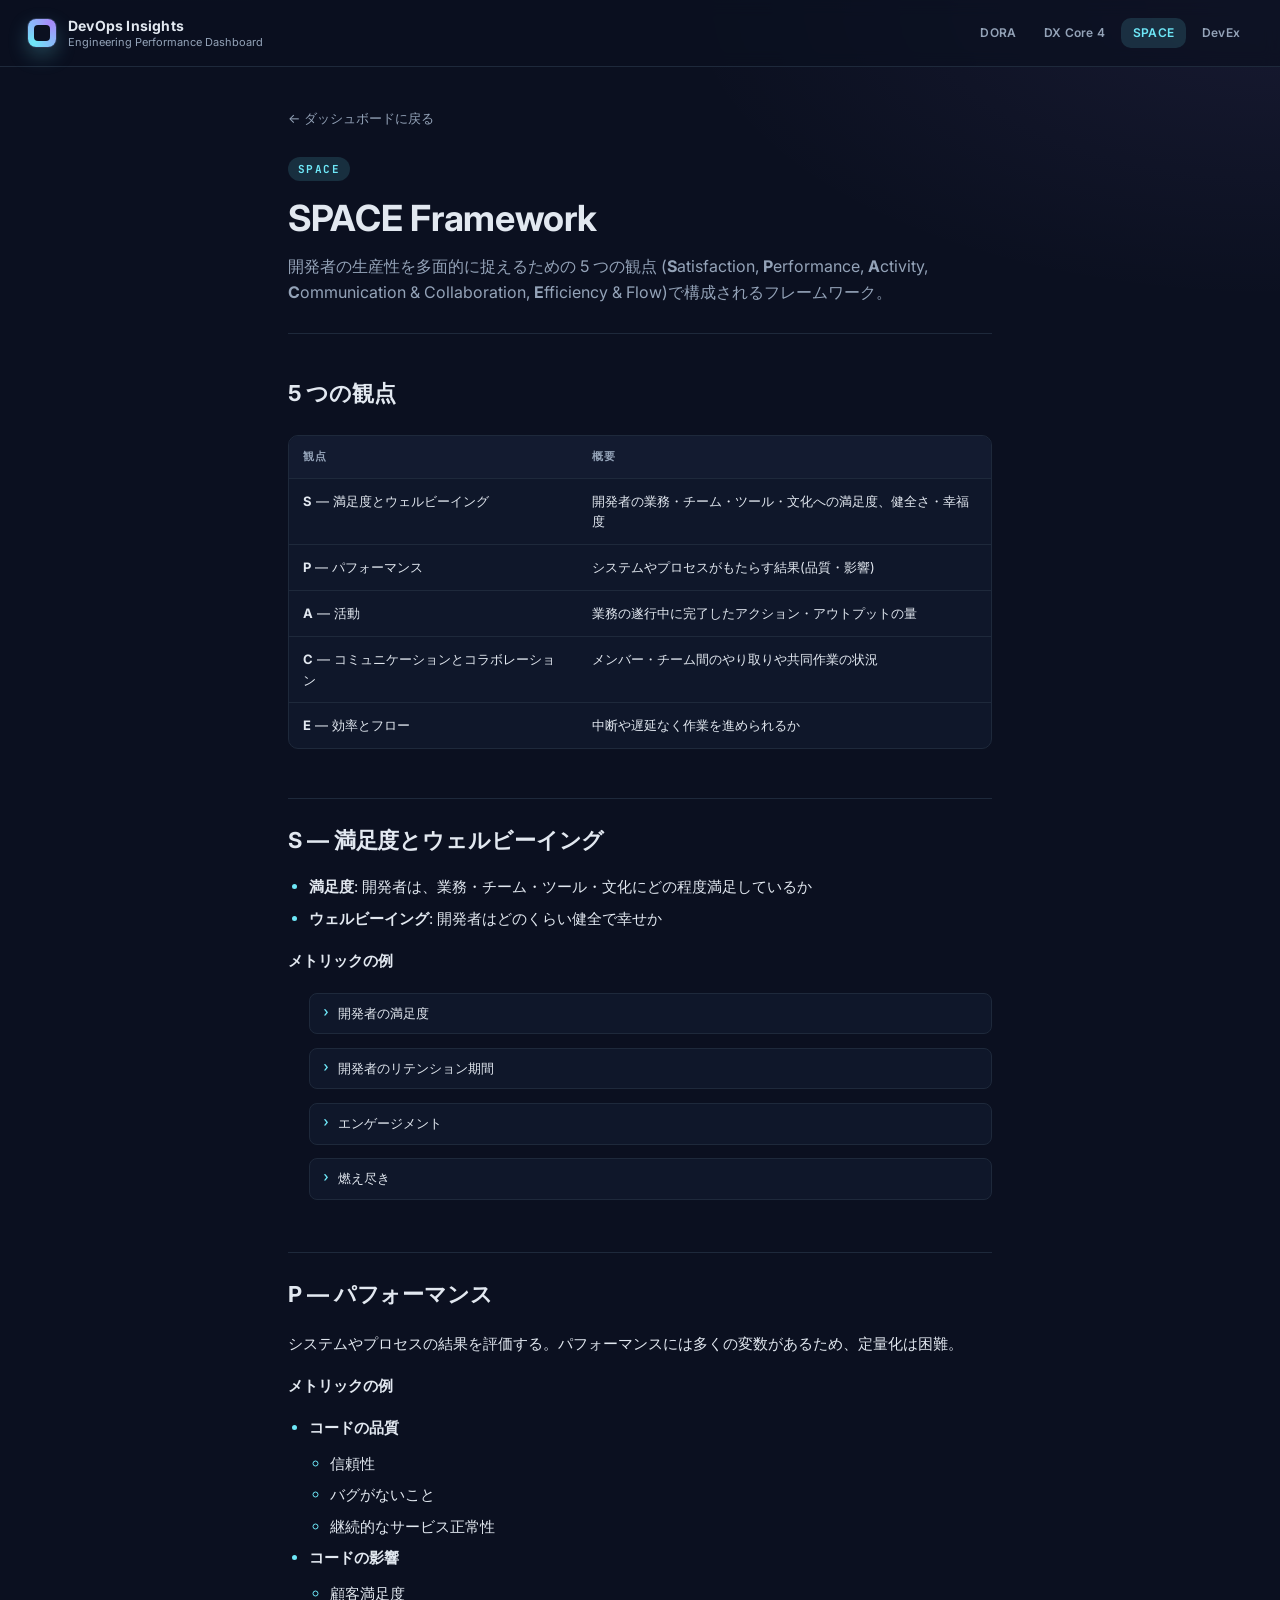
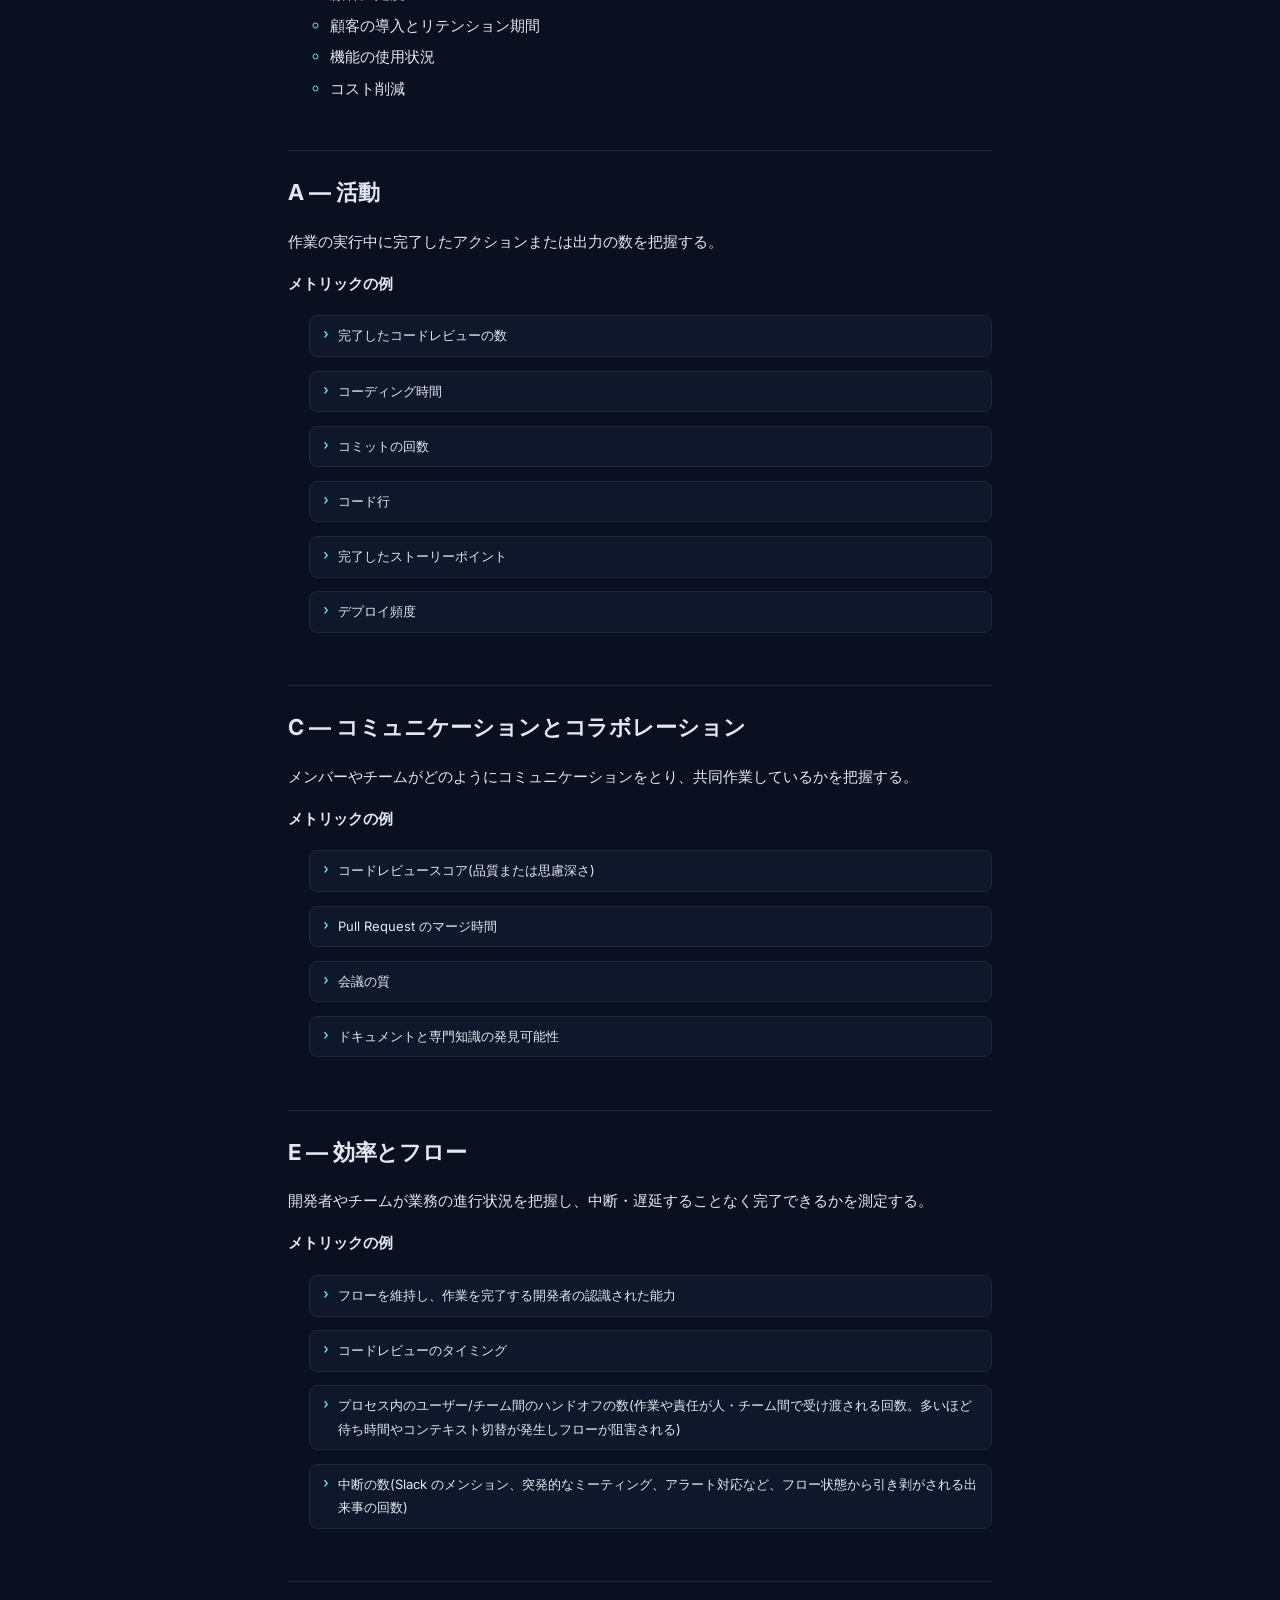
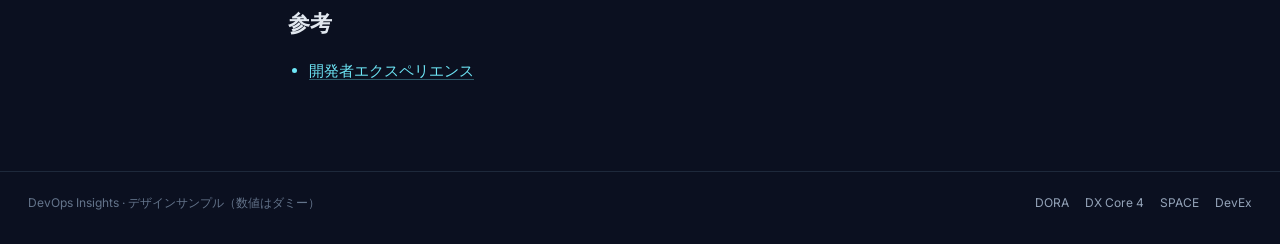
<file: docs/articles/space.html>
<!doctype html>
<html lang="ja">
  <head>
    <meta charset="utf-8" />
    <meta name="viewport" content="width=device-width, initial-scale=1" />
    <title>SPACE Framework — DevOps Insights</title>
    <meta
      name="description"
      content="開発者の生産性を多面的に捉える SPACE フレームワーク。Satisfaction / Performance / Activity / Communication / Efficiency の 5 観点と代表的なメトリクス。"
    />
    <link rel="icon" type="image/svg+xml" href="../assets/favicon.svg" />
    <link rel="preconnect" href="https://fonts.googleapis.com" />
    <link rel="preconnect" href="https://fonts.gstatic.com" crossorigin />
    <link
      href="https://fonts.googleapis.com/css2?family=Inter:wght@400;500;600;700&family=JetBrains+Mono:wght@500;700&display=swap"
      rel="stylesheet"
    />
    <link rel="stylesheet" href="../assets/css/dashboard.css" />
    <link rel="stylesheet" href="../assets/css/article.css" />
  </head>
  <body>
    <header class="topbar topbar-article">
      <a class="brand" href="../index.html">
        <span class="brand-mark" aria-hidden="true"></span>
        <div class="brand-text">
          <span class="brand-name">DevOps Insights</span>
          <span class="brand-sub">Engineering Performance Dashboard</span>
        </div>
      </a>
      <nav class="article-nav" aria-label="記事">
        <a href="./dora-metrics.html">DORA</a>
        <a href="./dx-core-4.html">DX Core 4</a>
        <a class="active" href="./space.html">SPACE</a>
        <a href="./dev-ex.html">DevEx</a>
      </nav>
    </header>

    <main class="article">
      <a class="article-back" href="../index.html">← ダッシュボードに戻る</a>

      <header class="article-head">
        <span class="article-eyebrow">SPACE</span>
        <h1>SPACE Framework</h1>
        <p class="article-lede">
          開発者の生産性を多面的に捉えるための 5 つの観点
          (<strong>S</strong>atisfaction, <strong>P</strong>erformance,
          <strong>A</strong>ctivity, <strong>C</strong>ommunication &amp; Collaboration,
          <strong>E</strong>fficiency &amp; Flow)で構成されるフレームワーク。
        </p>
      </header>

      <article class="prose">
        <h2>5 つの観点</h2>
        <div class="table-wrap">
          <table>
            <thead><tr><th>観点</th><th>概要</th></tr></thead>
            <tbody>
              <tr><td><strong>S</strong> — 満足度とウェルビーイング</td><td>開発者の業務・チーム・ツール・文化への満足度、健全さ・幸福度</td></tr>
              <tr><td><strong>P</strong> — パフォーマンス</td><td>システムやプロセスがもたらす結果(品質・影響)</td></tr>
              <tr><td><strong>A</strong> — 活動</td><td>業務の遂行中に完了したアクション・アウトプットの量</td></tr>
              <tr><td><strong>C</strong> — コミュニケーションとコラボレーション</td><td>メンバー・チーム間のやり取りや共同作業の状況</td></tr>
              <tr><td><strong>E</strong> — 効率とフロー</td><td>中断や遅延なく作業を進められるか</td></tr>
            </tbody>
          </table>
        </div>

        <h2>S — 満足度とウェルビーイング</h2>
        <ul>
          <li><strong>満足度</strong>: 開発者は、業務・チーム・ツール・文化にどの程度満足しているか</li>
          <li><strong>ウェルビーイング</strong>: 開発者はどのくらい健全で幸せか</li>
        </ul>
        <p><strong>メトリックの例</strong></p>
        <ul class="metric-list">
          <li>開発者の満足度</li>
          <li>開発者のリテンション期間</li>
          <li>エンゲージメント</li>
          <li>燃え尽き</li>
        </ul>

        <h2>P — パフォーマンス</h2>
        <p>システムやプロセスの結果を評価する。パフォーマンスには多くの変数があるため、定量化は困難。</p>
        <p><strong>メトリックの例</strong></p>
        <ul>
          <li><strong>コードの品質</strong>
            <ul>
              <li>信頼性</li>
              <li>バグがないこと</li>
              <li>継続的なサービス正常性</li>
            </ul>
          </li>
          <li><strong>コードの影響</strong>
            <ul>
              <li>顧客満足度</li>
              <li>顧客の導入とリテンション期間</li>
              <li>機能の使用状況</li>
              <li>コスト削減</li>
            </ul>
          </li>
        </ul>

        <h2>A — 活動</h2>
        <p>作業の実行中に完了したアクションまたは出力の数を把握する。</p>
        <p><strong>メトリックの例</strong></p>
        <ul class="metric-list">
          <li>完了したコードレビューの数</li>
          <li>コーディング時間</li>
          <li>コミットの回数</li>
          <li>コード行</li>
          <li>完了したストーリーポイント</li>
          <li>デプロイ頻度</li>
        </ul>

        <h2>C — コミュニケーションとコラボレーション</h2>
        <p>メンバーやチームがどのようにコミュニケーションをとり、共同作業しているかを把握する。</p>
        <p><strong>メトリックの例</strong></p>
        <ul class="metric-list">
          <li>コードレビュースコア(品質または思慮深さ)</li>
          <li>Pull Request のマージ時間</li>
          <li>会議の質</li>
          <li>ドキュメントと専門知識の発見可能性</li>
        </ul>

        <h2>E — 効率とフロー</h2>
        <p>開発者やチームが業務の進行状況を把握し、中断・遅延することなく完了できるかを測定する。</p>
        <p><strong>メトリックの例</strong></p>
        <ul class="metric-list">
          <li>フローを維持し、作業を完了する開発者の認識された能力</li>
          <li>コードレビューのタイミング</li>
          <li>プロセス内のユーザー/チーム間のハンドオフの数(作業や責任が人・チーム間で受け渡される回数。多いほど待ち時間やコンテキスト切替が発生しフローが阻害される)</li>
          <li>中断の数(Slack のメンション、突発的なミーティング、アラート対応など、フロー状態から引き剥がされる出来事の回数)</li>
        </ul>

        <h2>参考</h2>
        <ul>
          <li><a href="https://developer.microsoft.com/ja-jp/developer-experience" target="_blank" rel="noopener">開発者エクスペリエンス</a></li>
        </ul>
      </article>
    </main>

    <footer class="footer">
      <span>DevOps Insights · デザインサンプル（数値はダミー）</span>
      <span class="footer-links">
        <a href="./dora-metrics.html">DORA</a>
        <a href="./dx-core-4.html">DX Core 4</a>
        <a href="./space.html">SPACE</a>
        <a href="./dev-ex.html">DevEx</a>
      </span>
    </footer>
  </body>
</html>
</file>
<file: docs/assets/css/dashboard.css>
:root {
  --bg: #0b1020;
  --bg-elev: #0f172a;
  --bg-elev-2: #131b30;
  --border: #1e293b;
  --border-strong: #2a3550;
  --text: #e2e8f0;
  --text-dim: #94a3b8;
  --text-mute: #64748b;
  --cyan: #6ee7f7;
  --cyan-soft: rgba(110, 231, 247, 0.14);
  --purple: #a78bfa;
  --purple-soft: rgba(167, 139, 250, 0.16);
  --green: #34d399;
  --green-soft: rgba(52, 211, 153, 0.16);
  --amber: #fbbf24;
  --amber-soft: rgba(251, 191, 36, 0.18);
  --red: #f87171;
  --red-soft: rgba(248, 113, 113, 0.18);
  --radius: 14px;
  --radius-sm: 10px;
  --shadow: 0 1px 0 rgba(255, 255, 255, 0.04) inset,
    0 8px 24px rgba(0, 0, 0, 0.35);
  --mono: "JetBrains Mono", ui-monospace, SFMono-Regular, Menlo, monospace;
  --sans: "Inter", -apple-system, BlinkMacSystemFont, "Segoe UI", system-ui,
    sans-serif;
}

* {
  box-sizing: border-box;
}

html,
body {
  margin: 0;
  padding: 0;
}

body {
  background:
    radial-gradient(1200px 600px at 12% -10%, rgba(110, 231, 247, 0.08), transparent 60%),
    radial-gradient(1000px 500px at 100% 0%, rgba(167, 139, 250, 0.08), transparent 60%),
    var(--bg);
  color: var(--text);
  font-family: var(--sans);
  font-size: 14px;
  line-height: 1.5;
  -webkit-font-smoothing: antialiased;
  min-height: 100vh;
}

a {
  color: var(--cyan);
  text-decoration: none;
}
a:hover {
  text-decoration: underline;
}

/* ---------- Topbar ---------- */
.topbar {
  display: flex;
  align-items: center;
  justify-content: space-between;
  gap: 16px;
  padding: 18px 28px;
  border-bottom: 1px solid var(--border);
  background: rgba(11, 16, 32, 0.7);
  backdrop-filter: blur(8px);
  position: sticky;
  top: 0;
  z-index: 10;
}

.brand {
  display: flex;
  align-items: center;
  gap: 12px;
}

.brand-mark {
  width: 28px;
  height: 28px;
  border-radius: 8px;
  background:
    conic-gradient(from 220deg, var(--cyan), var(--purple), var(--cyan));
  box-shadow: 0 0 0 1px var(--border-strong),
    0 8px 20px rgba(110, 231, 247, 0.25);
  position: relative;
}
.brand-mark::after {
  content: "";
  position: absolute;
  inset: 6px;
  border-radius: 4px;
  background: var(--bg);
}

.brand-text {
  display: flex;
  flex-direction: column;
  line-height: 1.1;
}
.brand-name {
  font-weight: 700;
  letter-spacing: 0.2px;
}
.brand-sub {
  color: var(--text-dim);
  font-size: 11px;
  margin-top: 3px;
}

.topbar-controls {
  display: flex;
  align-items: center;
  gap: 12px;
  flex-wrap: wrap;
}

.live {
  display: inline-flex;
  align-items: center;
  gap: 6px;
  padding: 5px 10px;
  border-radius: 999px;
  background: var(--green-soft);
  color: var(--green);
  font-size: 12px;
  font-weight: 600;
}
.live-dot {
  width: 7px;
  height: 7px;
  border-radius: 50%;
  background: var(--green);
  box-shadow: 0 0 0 4px rgba(52, 211, 153, 0.15);
  animation: pulse 1.8s ease-in-out infinite;
}
@keyframes pulse {
  0%, 100% {
    box-shadow: 0 0 0 4px rgba(52, 211, 153, 0.15);
  }
  50% {
    box-shadow: 0 0 0 7px rgba(52, 211, 153, 0.05);
  }
}

.segment {
  display: inline-flex;
  border: 1px solid var(--border);
  border-radius: 10px;
  overflow: hidden;
  background: var(--bg-elev);
}
.segment button {
  background: transparent;
  color: var(--text-dim);
  border: 0;
  padding: 6px 12px;
  font: inherit;
  font-size: 12px;
  font-weight: 600;
  cursor: pointer;
  font-family: var(--mono);
}
.segment button[aria-selected="true"] {
  background: var(--cyan-soft);
  color: var(--cyan);
}

.select {
  display: inline-flex;
  align-items: center;
  gap: 8px;
  border: 1px solid var(--border);
  background: var(--bg-elev);
  padding: 6px 10px;
  border-radius: 10px;
}
.select-label {
  color: var(--text-dim);
  font-size: 11px;
  text-transform: uppercase;
  letter-spacing: 0.6px;
}
.select select {
  background: transparent;
  color: var(--text);
  border: 0;
  font: inherit;
  font-size: 13px;
  padding: 2px 4px;
  outline: none;
  cursor: pointer;
}

.ghost-btn {
  background: transparent;
  color: var(--text);
  border: 1px solid var(--border);
  border-radius: 10px;
  padding: 7px 14px;
  font: inherit;
  font-size: 12px;
  font-weight: 600;
  cursor: pointer;
}
.ghost-btn:hover {
  border-color: var(--border-strong);
  background: var(--bg-elev);
}

/* ---------- Layout ---------- */
.layout {
  max-width: 1320px;
  margin: 0 auto;
  padding: 28px;
  display: flex;
  flex-direction: column;
  gap: 28px;
}

.section-head {
  display: flex;
  align-items: flex-end;
  justify-content: space-between;
  gap: 16px;
  margin-bottom: 14px;
}
.section-title {
  margin: 0;
  font-size: 16px;
  font-weight: 700;
  letter-spacing: 0.2px;
}
.section-sub {
  margin: 4px 0 0;
  color: var(--text-dim);
  font-size: 12px;
}
.section-link {
  font-size: 12px;
  color: var(--text-dim);
}
.section-link:hover {
  color: var(--cyan);
}

/* ---------- KPI ---------- */
.kpi-grid {
  display: grid;
  grid-template-columns: repeat(4, minmax(0, 1fr));
  gap: 16px;
}

.kpi {
  background: linear-gradient(180deg, var(--bg-elev) 0%, var(--bg-elev-2) 100%);
  border: 1px solid var(--border);
  border-radius: var(--radius);
  padding: 18px 18px 14px;
  box-shadow: var(--shadow);
  display: flex;
  flex-direction: column;
  gap: 12px;
  position: relative;
  overflow: hidden;
}
.kpi::before {
  content: "";
  position: absolute;
  inset: 0 0 auto 0;
  height: 1px;
  background: linear-gradient(
    90deg,
    transparent,
    rgba(110, 231, 247, 0.4),
    transparent
  );
}

.kpi-head {
  display: flex;
  justify-content: space-between;
  align-items: center;
  gap: 8px;
}
.kpi-label {
  color: var(--text-dim);
  font-size: 12px;
  font-weight: 600;
  letter-spacing: 0.3px;
  text-transform: uppercase;
}

.kpi-value {
  font-family: var(--mono);
  font-weight: 700;
  font-size: 38px;
  line-height: 1;
  color: var(--text);
}
.kpi-unit {
  font-family: var(--sans);
  font-weight: 500;
  font-size: 13px;
  color: var(--text-dim);
  margin-left: 8px;
}

.kpi-foot {
  display: flex;
  align-items: center;
  justify-content: space-between;
  gap: 12px;
}

.delta {
  font-family: var(--mono);
  font-size: 12px;
  font-weight: 700;
  padding: 4px 8px;
  border-radius: 999px;
}
.delta.up {
  color: var(--green);
  background: var(--green-soft);
}
.delta.down.good {
  color: var(--green);
  background: var(--green-soft);
}
.delta.down.bad,
.delta.up.bad {
  color: var(--red);
  background: var(--red-soft);
}

.badge {
  font-size: 10px;
  font-weight: 700;
  letter-spacing: 0.6px;
  padding: 3px 8px;
  border-radius: 999px;
  text-transform: uppercase;
}
.badge-elite {
  background: var(--cyan-soft);
  color: var(--cyan);
}
.badge-high {
  background: var(--purple-soft);
  color: var(--purple);
}
.badge-medium {
  background: var(--amber-soft);
  color: var(--amber);
}
.badge-low {
  background: var(--red-soft);
  color: var(--red);
}

.spark {
  width: 110px;
  max-width: 60%;
  height: 36px;
}

/* ---------- Charts / Cards ---------- */
.section {
  background: var(--bg-elev);
  border: 1px solid var(--border);
  border-radius: var(--radius);
  padding: 22px 22px 18px;
  box-shadow: var(--shadow);
}

.chart-wrap {
  position: relative;
  width: 100%;
}
.chart-tall {
  height: 260px;
}
.chart-mid {
  height: 200px;
}

.legend {
  display: flex;
  gap: 14px;
  color: var(--text-dim);
  font-size: 12px;
}
.legend-item {
  display: inline-flex;
  align-items: center;
  gap: 6px;
}

.dot {
  width: 8px;
  height: 8px;
  border-radius: 50%;
  display: inline-block;
}
.dot-cyan { background: var(--cyan); }
.dot-red { background: var(--red); }
.dot-purple { background: var(--purple); }
.dot-green { background: var(--green); }
.dot-amber { background: var(--amber); }

.grid-3 {
  display: grid;
  grid-template-columns: repeat(3, minmax(0, 1fr));
  gap: 16px;
}

.card {
  background: var(--bg-elev);
  border: 1px solid var(--border);
  border-radius: var(--radius);
  padding: 18px;
  box-shadow: var(--shadow);
  display: flex;
  flex-direction: column;
  gap: 12px;
}
.card-head {
  display: flex;
  justify-content: space-between;
  align-items: center;
}
.card-title {
  margin: 0;
  font-size: 14px;
  font-weight: 700;
}
.card-link {
  font-size: 12px;
  color: var(--text-dim);
}
.card-link:hover {
  color: var(--cyan);
}

.legend-list {
  list-style: none;
  margin: 0;
  padding: 0;
  display: grid;
  grid-template-columns: 1fr 1fr;
  gap: 6px 16px;
  font-size: 12px;
  color: var(--text-dim);
}
.legend-list li {
  display: flex;
  justify-content: space-between;
  border-top: 1px dashed var(--border);
  padding-top: 6px;
}
.legend-list b {
  font-family: var(--mono);
  color: var(--text);
}

/* ---------- DevEx score bars ---------- */
.score-list {
  list-style: none;
  margin: 0;
  padding: 0;
  display: flex;
  flex-direction: column;
  gap: 16px;
}
.score-row {
  display: flex;
  justify-content: space-between;
  align-items: baseline;
}
.score-label {
  color: var(--text);
  font-weight: 600;
}
.score-val {
  font-family: var(--mono);
  font-weight: 700;
  font-size: 20px;
  color: var(--cyan);
}
.score-val.warn {
  color: var(--amber);
}
.bar {
  width: 100%;
  height: 6px;
  background: var(--bg-elev-2);
  border-radius: 999px;
  margin: 6px 0 4px;
  overflow: hidden;
}
.bar > span {
  display: block;
  height: 100%;
  background: linear-gradient(90deg, var(--cyan), var(--purple));
  border-radius: inherit;
}
.score-meta {
  color: var(--text-mute);
  font-size: 11px;
  font-family: var(--mono);
}

/* ---------- Table ---------- */
.table-wrap {
  overflow-x: auto;
  border: 1px solid var(--border);
  border-radius: var(--radius-sm);
}
table.data {
  width: 100%;
  border-collapse: collapse;
  font-size: 13px;
}
table.data thead th {
  text-align: left;
  font-weight: 600;
  color: var(--text-dim);
  font-size: 11px;
  text-transform: uppercase;
  letter-spacing: 0.6px;
  padding: 12px 16px;
  background: var(--bg-elev-2);
  border-bottom: 1px solid var(--border);
}
table.data tbody td {
  padding: 12px 16px;
  border-bottom: 1px solid var(--border);
}
table.data tbody tr:last-child td {
  border-bottom: 0;
}
table.data tbody tr:hover {
  background: rgba(255, 255, 255, 0.02);
}
.num {
  font-family: var(--mono);
  font-weight: 600;
}
.num.good { color: var(--green); }
.num.warn { color: var(--amber); }
.num.bad { color: var(--red); }

.team-dot {
  display: inline-block;
  width: 8px;
  height: 8px;
  border-radius: 50%;
  margin-right: 8px;
  vertical-align: middle;
}

.pill {
  display: inline-block;
  font-family: var(--mono);
  font-weight: 700;
  font-size: 12px;
  padding: 3px 10px;
  border-radius: 999px;
}
.pill-good {
  background: var(--green-soft);
  color: var(--green);
}
.pill-warn {
  background: var(--amber-soft);
  color: var(--amber);
}
.pill-bad {
  background: var(--red-soft);
  color: var(--red);
}

/* ---------- Footer ---------- */
.footer {
  display: flex;
  justify-content: space-between;
  align-items: center;
  padding: 22px 28px 32px;
  color: var(--text-mute);
  font-size: 12px;
  border-top: 1px solid var(--border);
  margin-top: 8px;
}
.footer-links {
  display: flex;
  gap: 16px;
}
.footer-links a {
  color: var(--text-dim);
}
.footer-links a:hover {
  color: var(--cyan);
}

/* ---------- Responsive ---------- */
@media (max-width: 1100px) {
  .kpi-grid {
    grid-template-columns: repeat(2, minmax(0, 1fr));
  }
  .grid-3 {
    grid-template-columns: 1fr;
  }
}
@media (max-width: 640px) {
  .topbar {
    flex-direction: column;
    align-items: flex-start;
    gap: 12px;
    padding: 16px;
  }
  .layout {
    padding: 16px;
    gap: 20px;
  }
  .kpi-grid {
    grid-template-columns: 1fr;
  }
  .kpi-value {
    font-size: 32px;
  }
  .footer {
    flex-direction: column;
    gap: 12px;
    align-items: flex-start;
    padding: 20px 16px 28px;
  }
}
</file>
<file: docs/assets/css/article.css>
/* Article pages — extends dashboard.css */

.topbar-article {
  justify-content: space-between;
}
.topbar-article .brand {
  color: inherit;
  text-decoration: none;
}
.topbar-article .brand:hover {
  text-decoration: none;
}

.article-nav {
  display: flex;
  gap: 4px;
  align-items: center;
  flex-wrap: wrap;
}
.article-nav a {
  color: var(--text-dim);
  font-size: 12px;
  font-weight: 600;
  padding: 6px 12px;
  border-radius: 10px;
  text-decoration: none;
  letter-spacing: 0.2px;
}
.article-nav a:hover {
  background: var(--bg-elev);
  color: var(--text);
}
.article-nav a.active {
  background: var(--cyan-soft);
  color: var(--cyan);
}

.article {
  max-width: 760px;
  margin: 0 auto;
  padding: 40px 28px 64px;
}

.article-back {
  display: inline-flex;
  align-items: center;
  gap: 6px;
  color: var(--text-dim);
  font-size: 13px;
  text-decoration: none;
  margin-bottom: 28px;
}
.article-back:hover {
  color: var(--cyan);
  text-decoration: none;
}

.article-head {
  margin-bottom: 40px;
  padding-bottom: 28px;
  border-bottom: 1px solid var(--border);
}
.article-eyebrow {
  display: inline-block;
  font-family: var(--mono);
  font-size: 11px;
  font-weight: 700;
  color: var(--cyan);
  letter-spacing: 1.4px;
  text-transform: uppercase;
  padding: 4px 10px;
  background: var(--cyan-soft);
  border-radius: 999px;
  margin-bottom: 16px;
}
.article-head h1 {
  font-size: 36px;
  line-height: 1.2;
  margin: 0 0 12px;
  font-weight: 700;
  letter-spacing: -0.3px;
}
.article-lede {
  margin: 0;
  color: var(--text-dim);
  font-size: 16px;
  line-height: 1.65;
}

/* ---------- Prose ---------- */
.prose {
  font-size: 15px;
  line-height: 1.8;
  color: var(--text);
}

.prose > * + * {
  margin-top: 1em;
}

.prose h2 {
  font-size: 22px;
  font-weight: 700;
  margin-top: 2.2em;
  margin-bottom: 0.6em;
  letter-spacing: -0.1px;
  padding-top: 1em;
  border-top: 1px solid var(--border);
}
.prose > h2:first-child {
  border-top: 0;
  padding-top: 0;
  margin-top: 0;
}
.prose h3 {
  font-size: 17px;
  font-weight: 700;
  margin-top: 1.8em;
  margin-bottom: 0.4em;
  color: var(--text);
}
.prose h3::before {
  content: "";
  display: inline-block;
  width: 3px;
  height: 0.95em;
  background: var(--cyan);
  border-radius: 2px;
  margin-right: 10px;
  vertical-align: -0.08em;
}

.prose strong {
  color: var(--text);
  font-weight: 700;
}
.prose em {
  color: var(--purple);
  font-style: normal;
}
.prose a {
  color: var(--cyan);
  text-decoration: underline;
  text-decoration-color: rgba(110, 231, 247, 0.35);
  text-underline-offset: 3px;
}
.prose a:hover {
  text-decoration-color: var(--cyan);
}

.prose code {
  font-family: var(--mono);
  font-size: 0.88em;
  background: var(--bg-elev);
  border: 1px solid var(--border);
  padding: 1px 6px;
  border-radius: 5px;
  color: var(--cyan);
}

.prose ul,
.prose ol {
  padding-left: 1.4em;
  margin-top: 0.6em;
}
.prose li {
  margin: 0.3em 0;
}
.prose ul li::marker {
  color: var(--cyan);
}
.prose ol li::marker {
  color: var(--purple);
  font-family: var(--mono);
  font-weight: 700;
}

.prose hr {
  border: 0;
  height: 1px;
  background: var(--border);
  margin: 2.4em 0;
}

.prose blockquote {
  margin: 1.4em 0;
  padding: 14px 18px;
  border-left: 3px solid var(--cyan);
  background: var(--cyan-soft);
  border-radius: 0 8px 8px 0;
  color: var(--text);
  font-size: 14px;
  line-height: 1.7;
}
.prose blockquote > * + * {
  margin-top: 0.7em;
}

/* ---------- Tables ---------- */
.prose .table-wrap {
  margin: 1.4em 0;
  overflow-x: auto;
  border: 1px solid var(--border);
  border-radius: var(--radius-sm);
  background: var(--bg-elev);
}
.prose table {
  width: 100%;
  border-collapse: collapse;
  font-size: 13px;
  line-height: 1.6;
}
.prose th {
  text-align: left;
  font-size: 11px;
  text-transform: uppercase;
  letter-spacing: 0.6px;
  font-weight: 600;
  color: var(--text-dim);
  padding: 12px 14px;
  background: var(--bg-elev-2);
  border-bottom: 1px solid var(--border);
  vertical-align: top;
}
.prose td {
  padding: 12px 14px;
  border-bottom: 1px solid var(--border);
  vertical-align: top;
  color: var(--text);
}
.prose tr:last-child td {
  border-bottom: 0;
}
.prose td strong {
  color: var(--text);
}
.prose td em {
  color: var(--text-mute);
  font-size: 0.9em;
}

/* ---------- Callout / Metric examples block ---------- */
.metric-list {
  list-style: none;
  padding: 0;
  margin: 0.6em 0 0;
  display: flex;
  flex-direction: column;
  gap: 6px;
}
.metric-list li {
  position: relative;
  padding: 8px 12px 8px 28px;
  background: var(--bg-elev);
  border: 1px solid var(--border);
  border-radius: 8px;
  font-size: 13px;
}
.metric-list li::before {
  content: "›";
  position: absolute;
  left: 12px;
  top: 6px;
  color: var(--cyan);
  font-weight: 700;
  font-family: var(--mono);
}

@media (max-width: 640px) {
  .article {
    padding: 24px 16px 48px;
  }
  .article-head h1 {
    font-size: 28px;
  }
  .article-nav {
    gap: 0;
  }
  .article-nav a {
    padding: 6px 8px;
    font-size: 11px;
  }
  .prose h2 {
    font-size: 20px;
  }
}
</file>
